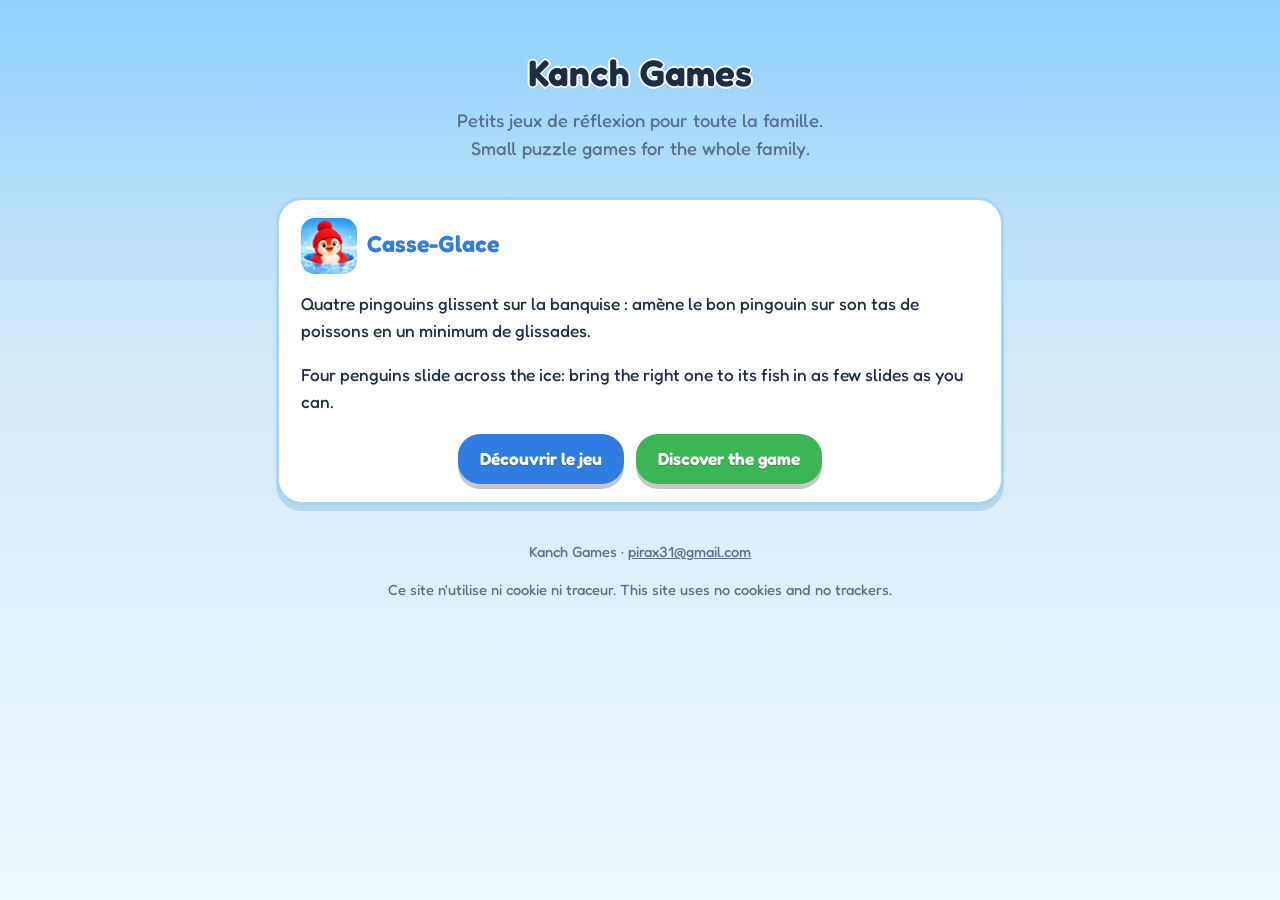
<file: index.html>
<!doctype html>
<html lang="fr">
<head>
<meta charset="utf-8">
<meta name="viewport" content="width=device-width, initial-scale=1">
<title>Kanch Games</title>
<meta name="description" content="Kanch Games : petits jeux de réflexion pour toute la famille. Small puzzle games for the whole family.">
<link rel="icon" href="/favicon.png" type="image/png">
<link rel="apple-touch-icon" href="/apple-touch-icon.png">
<link rel="stylesheet" href="/assets/style.css">
</head>
<body>
<main>
  <header class="hero">
    <h1>Kanch Games</h1>
    <p class="tagline">Petits jeux de réflexion pour toute la famille.<br><span lang="en">Small puzzle games for the whole family.</span></p>
  </header>

  <section class="card">
    <h2><img src="/casse-glace/icon.png" alt="" width="56" height="56" style="vertical-align: middle; border-radius: 14px; margin-right: 10px;">Casse-Glace</h2>
    <p>Quatre pingouins glissent sur la banquise : amène le bon pingouin sur son tas de poissons en un minimum de glissades.</p>
    <p lang="en">Four penguins slide across the ice: bring the right one to its fish in as few slides as you can.</p>
    <div class="buttons">
      <a class="button" href="/casse-glace/">Découvrir le jeu</a>
      <a class="button green" href="/casse-glace/en/" lang="en">Discover the game</a>
    </div>
  </section>

  <footer>
    <p>Kanch Games · <a href="mailto:pirax31@gmail.com">pirax31@gmail.com</a></p>
    <p>Ce site n'utilise ni cookie ni traceur. <span lang="en">This site uses no cookies and no trackers.</span></p>
  </footer>
</main>
</body>
</html>
</file>
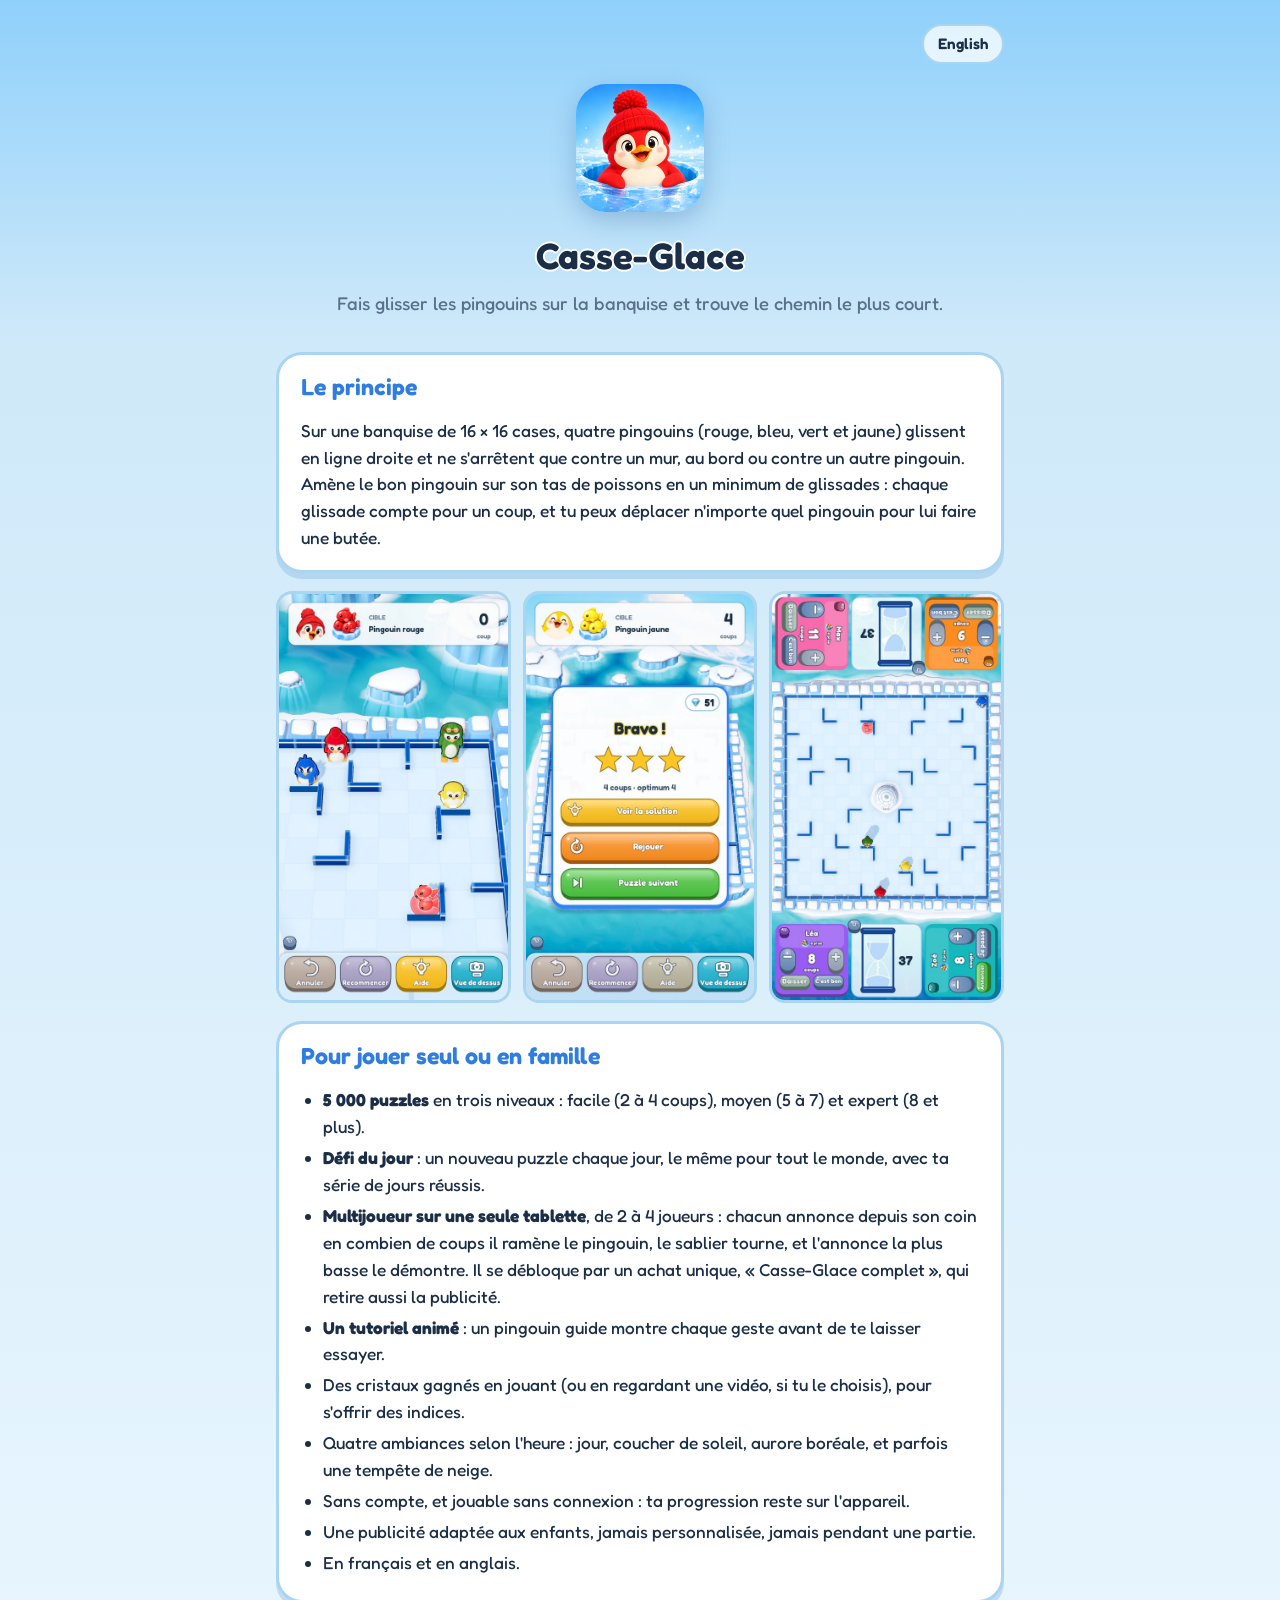
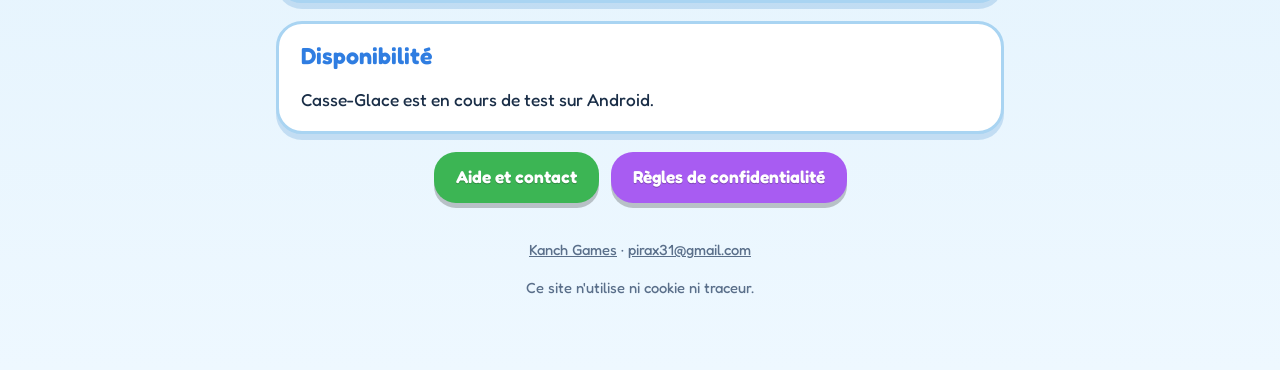
<file: casse-glace/index.html>
<!doctype html>
<html lang="fr">
<head>
<meta charset="utf-8">
<meta name="viewport" content="width=device-width, initial-scale=1">
<title>Casse-Glace · Kanch Games</title>
<meta name="description" content="Casse-Glace : un jeu de réflexion où quatre pingouins glissent sur la banquise. Solo, défi du jour et multijoueur en famille sur une seule tablette.">
<link rel="icon" href="/favicon.png" type="image/png">
<link rel="apple-touch-icon" href="/apple-touch-icon.png">
<link rel="alternate" hreflang="en" href="https://kanchgames.github.io/casse-glace/en/">
<link rel="stylesheet" href="/assets/style.css">
</head>
<body>
<main>
  <p class="lang"><a href="/casse-glace/en/" hreflang="en" lang="en">English</a></p>
  <header class="hero">
    <img src="/casse-glace/icon.png" alt="Icône de Casse-Glace : un pingouin rouge sort d'un trou dans la glace" width="128" height="128">
    <h1>Casse-Glace</h1>
    <p class="tagline">Fais glisser les pingouins sur la banquise et trouve le chemin le plus court.</p>
  </header>

  <section class="card">
    <h2>Le principe</h2>
    <p>Sur une banquise de 16 × 16 cases, quatre pingouins (rouge, bleu, vert et jaune) glissent en ligne droite et ne s'arrêtent que contre un mur, au bord ou contre un autre pingouin. Amène le bon pingouin sur son tas de poissons en un minimum de glissades : chaque glissade compte pour un coup, et tu peux déplacer n'importe quel pingouin pour lui faire une butée.</p>
  </section>

  <section class="shots" aria-label="Captures d'écran">
    <img src="/casse-glace/shots/fr_board.jpg" alt="Le plateau en vue inclinée" width="540" height="960" loading="lazy">
    <img src="/casse-glace/shots/fr_victory.jpg" alt="Victoire avec trois étoiles" width="540" height="960" loading="lazy">
    <img src="/casse-glace/shots/fr_party.jpg" alt="Le multijoueur sur une tablette, avec le sablier" width="540" height="960" loading="lazy">
  </section>

  <section class="card">
    <h2>Pour jouer seul ou en famille</h2>
    <ul>
      <li><strong>5 000 puzzles</strong> en trois niveaux : facile (2 à 4 coups), moyen (5 à 7) et expert (8 et plus).</li>
      <li><strong>Défi du jour</strong> : un nouveau puzzle chaque jour, le même pour tout le monde, avec ta série de jours réussis.</li>
      <li><strong>Multijoueur sur une seule tablette</strong>, de 2 à 4 joueurs : chacun annonce depuis son coin en combien de coups il ramène le pingouin, le sablier tourne, et l'annonce la plus basse le démontre. Il se débloque par un achat unique, « Casse-Glace complet », qui retire aussi la publicité.</li>
      <li><strong>Un tutoriel animé</strong> : un pingouin guide montre chaque geste avant de te laisser essayer.</li>
      <li>Des cristaux gagnés en jouant (ou en regardant une vidéo, si tu le choisis), pour s'offrir des indices.</li>
      <li>Quatre ambiances selon l'heure : jour, coucher de soleil, aurore boréale, et parfois une tempête de neige.</li>
      <li>Sans compte, et jouable sans connexion : ta progression reste sur l'appareil.</li>
      <li>Une publicité adaptée aux enfants, jamais personnalisée, jamais pendant une partie.</li>
      <li>En français et en anglais.</li>
    </ul>
  </section>

  <section class="card">
    <h2>Disponibilité</h2>
    <p>Casse-Glace est en cours de test sur Android.</p>
  </section>

  <div class="buttons">
    <a class="button green" href="/casse-glace/aide/">Aide et contact</a>
    <a class="button purple" href="/casse-glace/confidentialite/">Règles de confidentialité</a>
  </div>

  <footer>
    <p><a href="/">Kanch Games</a> · <a href="mailto:pirax31@gmail.com">pirax31@gmail.com</a></p>
    <p>Ce site n'utilise ni cookie ni traceur.</p>
  </footer>
</main>
</body>
</html>
</file>
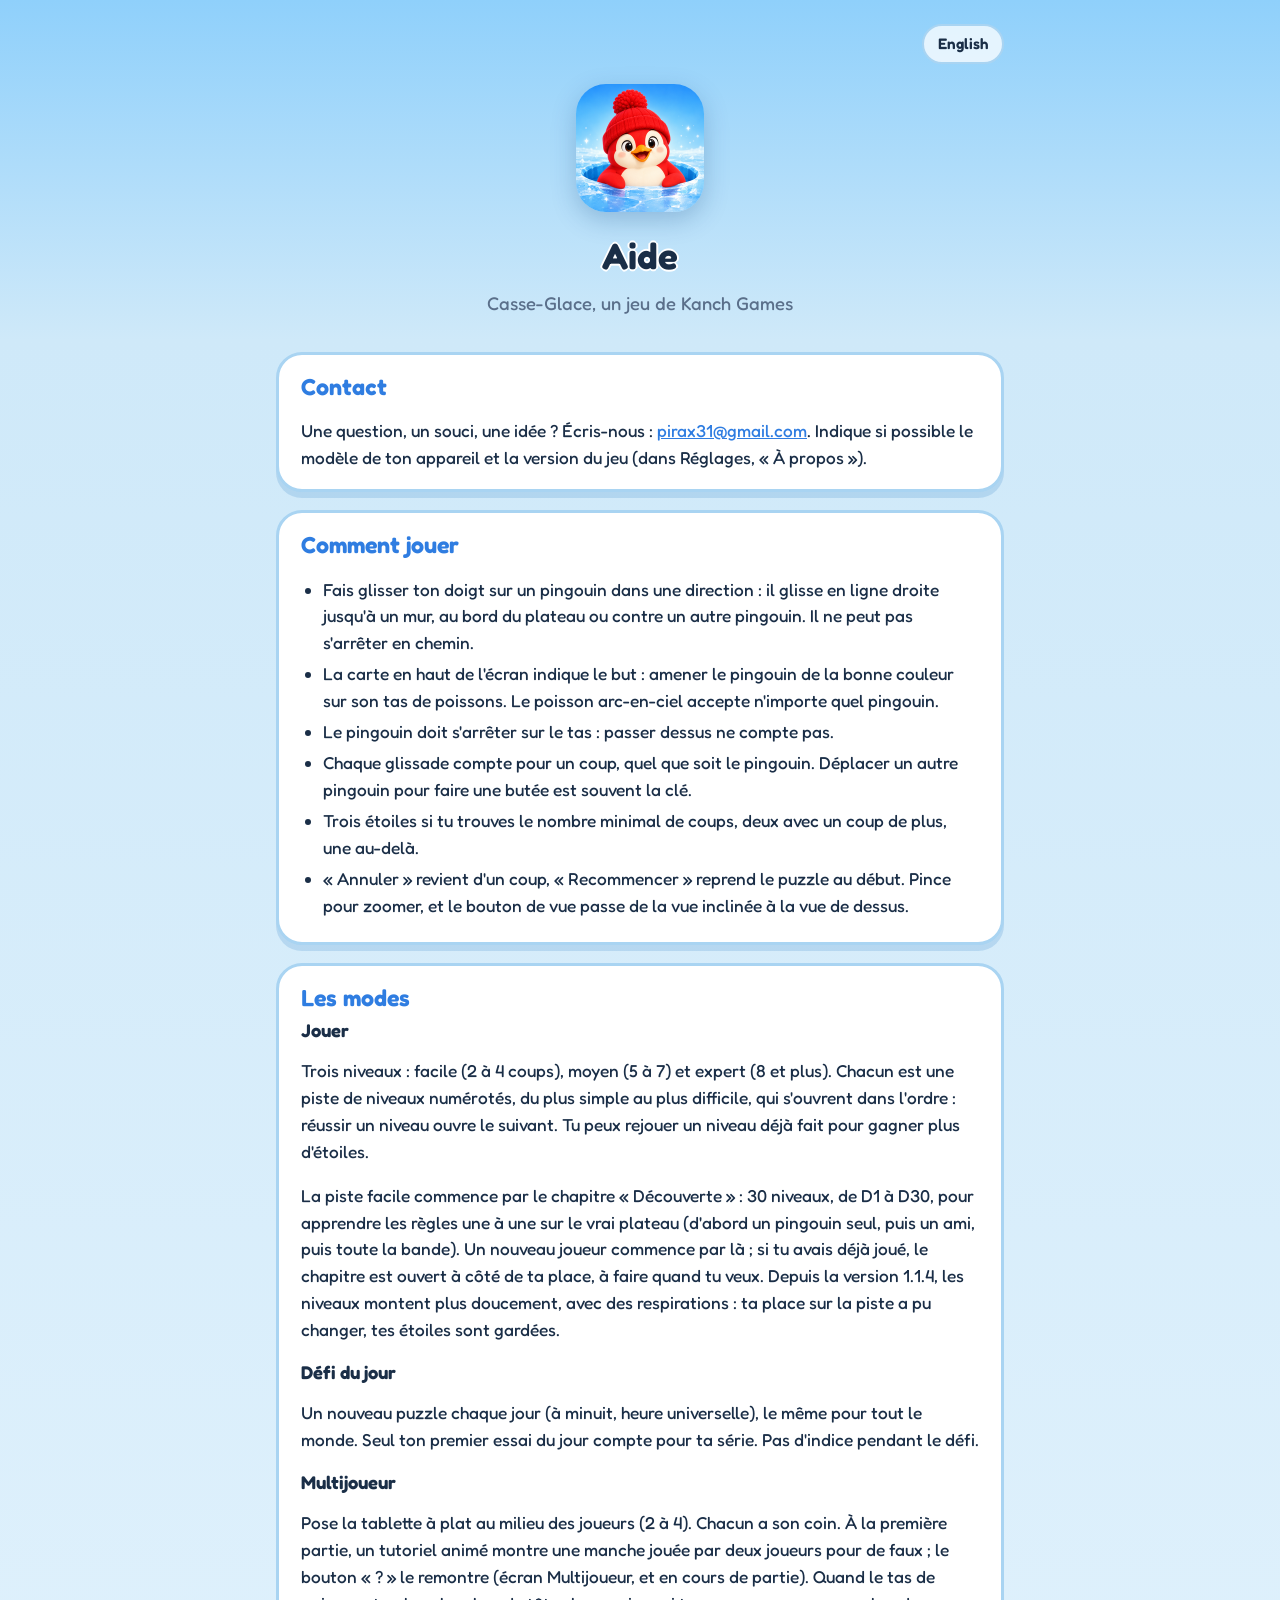
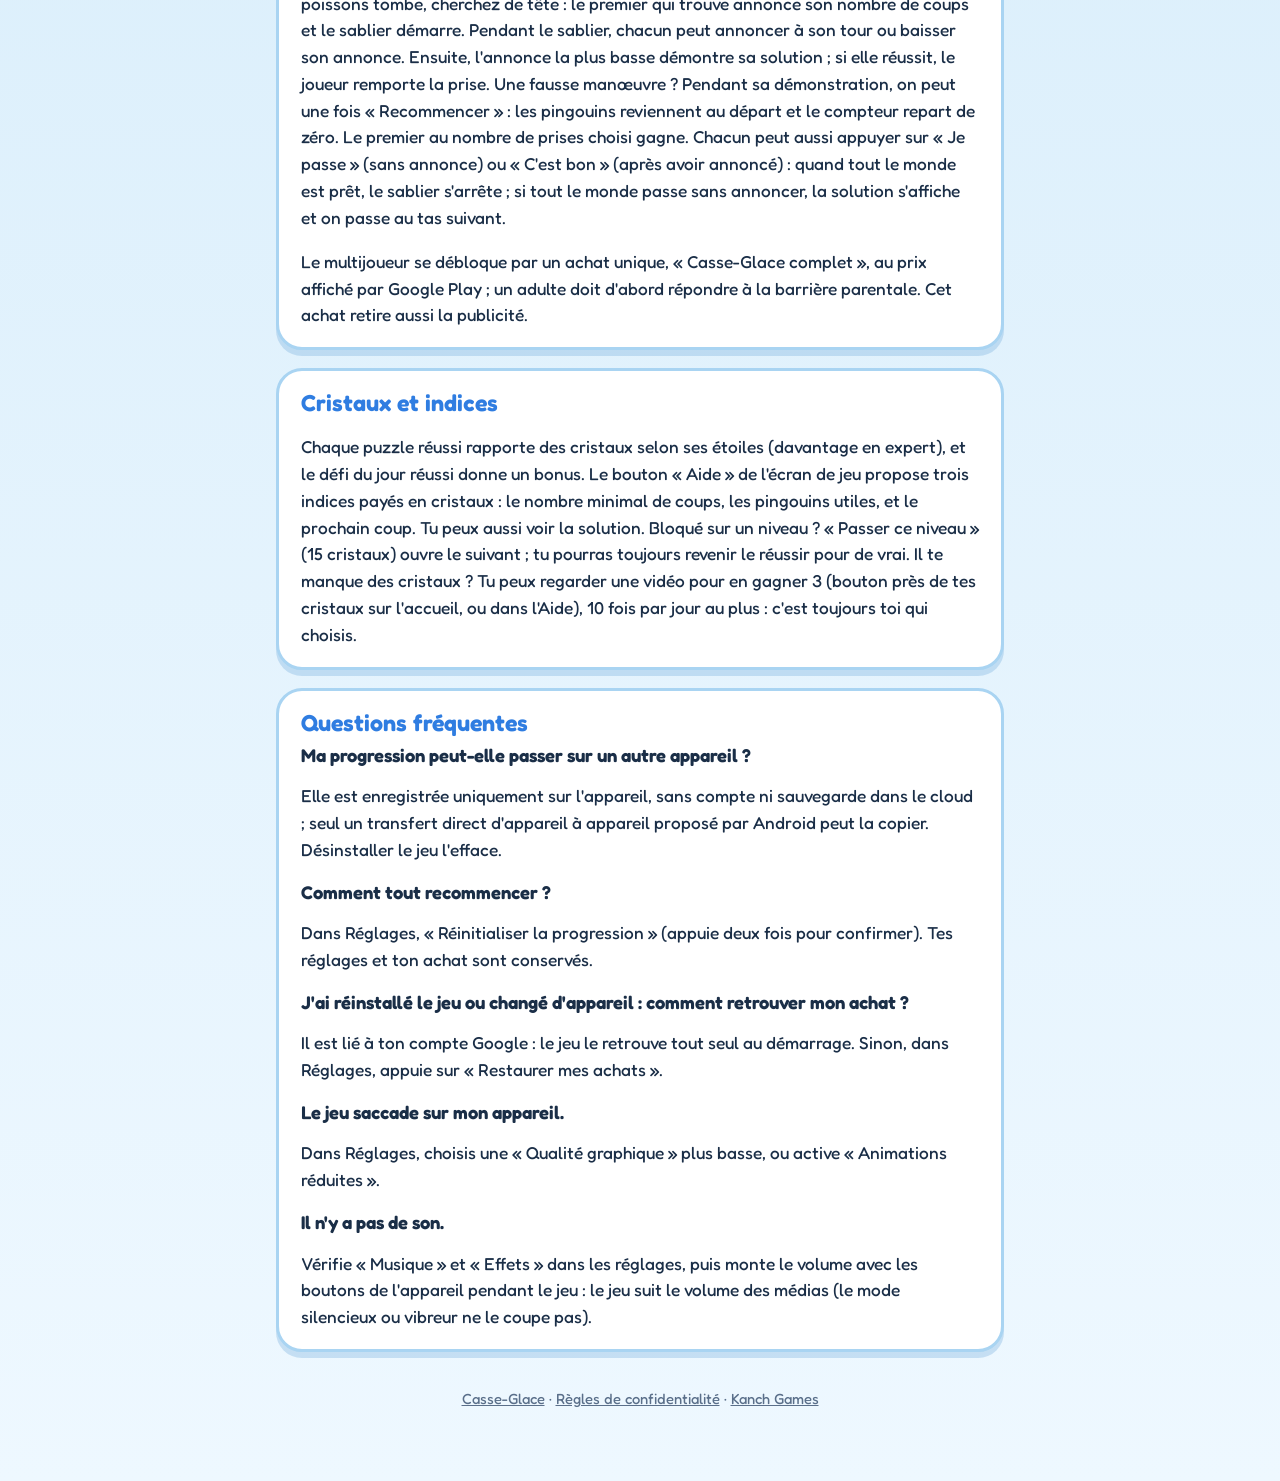
<file: casse-glace/aide/index.html>
<!doctype html>
<html lang="fr">
<head>
<meta charset="utf-8">
<meta name="viewport" content="width=device-width, initial-scale=1">
<title>Aide · Casse-Glace</title>
<meta name="description" content="Aide du jeu Casse-Glace : comment jouer, les modes, le défi du jour, le multijoueur, les indices, et le contact.">
<link rel="icon" href="/favicon.png" type="image/png">
<link rel="alternate" hreflang="en" href="https://kanchgames.github.io/casse-glace/en/help/">
<link rel="stylesheet" href="/assets/style.css">
</head>
<body>
<main>
  <p class="lang"><a href="/casse-glace/en/help/" hreflang="en" lang="en">English</a></p>
  <header class="hero">
    <img src="/casse-glace/icon.png" alt="" width="96" height="96">
    <h1>Aide</h1>
    <p class="tagline">Casse-Glace, un jeu de Kanch Games</p>
  </header>

  <section class="card">
    <h2>Contact</h2>
    <p>Une question, un souci, une idée ? Écris-nous : <a href="mailto:pirax31@gmail.com">pirax31@gmail.com</a>. Indique si possible le modèle de ton appareil et la version du jeu (dans Réglages, « À propos »).</p>
  </section>

  <section class="card">
    <h2>Comment jouer</h2>
    <ul>
      <li>Fais glisser ton doigt sur un pingouin dans une direction : il glisse en ligne droite jusqu'à un mur, au bord du plateau ou contre un autre pingouin. Il ne peut pas s'arrêter en chemin.</li>
      <li>La carte en haut de l'écran indique le but : amener le pingouin de la bonne couleur sur son tas de poissons. Le poisson arc-en-ciel accepte n'importe quel pingouin.</li>
      <li>Le pingouin doit s'arrêter sur le tas : passer dessus ne compte pas.</li>
      <li>Chaque glissade compte pour un coup, quel que soit le pingouin. Déplacer un autre pingouin pour faire une butée est souvent la clé.</li>
      <li>Trois étoiles si tu trouves le nombre minimal de coups, deux avec un coup de plus, une au-delà.</li>
      <li>« Annuler » revient d'un coup, « Recommencer » reprend le puzzle au début. Pince pour zoomer, et le bouton de vue passe de la vue inclinée à la vue de dessus.</li>
    </ul>
  </section>

  <section class="card">
    <h2>Les modes</h2>
    <h3>Jouer</h3>
    <p>Trois niveaux : facile (2 à 4 coups), moyen (5 à 7) et expert (8 et plus). Chacun est une piste de niveaux numérotés, du plus simple au plus difficile, qui s'ouvrent dans l'ordre : réussir un niveau ouvre le suivant. Tu peux rejouer un niveau déjà fait pour gagner plus d'étoiles.</p>
    <p>La piste facile commence par le chapitre « Découverte » : 30 niveaux, de D1 à D30, pour apprendre les règles une à une sur le vrai plateau (d'abord un pingouin seul, puis un ami, puis toute la bande). Un nouveau joueur commence par là ; si tu avais déjà joué, le chapitre est ouvert à côté de ta place, à faire quand tu veux. Depuis la version 1.1.4, les niveaux montent plus doucement, avec des respirations : ta place sur la piste a pu changer, tes étoiles sont gardées.</p>
    <h3>Défi du jour</h3>
    <p>Un nouveau puzzle chaque jour (à minuit, heure universelle), le même pour tout le monde. Seul ton premier essai du jour compte pour ta série. Pas d'indice pendant le défi.</p>
    <h3>Multijoueur</h3>
    <p>Pose la tablette à plat au milieu des joueurs (2 à 4). Chacun a son coin. À la première partie, un tutoriel animé montre une manche jouée par deux joueurs pour de faux ; le bouton « ? » le remontre (écran Multijoueur, et en cours de partie). Quand le tas de poissons tombe, cherchez de tête : le premier qui trouve annonce son nombre de coups et le sablier démarre. Pendant le sablier, chacun peut annoncer à son tour ou baisser son annonce. Ensuite, l'annonce la plus basse démontre sa solution ; si elle réussit, le joueur remporte la prise. Une fausse manœuvre ? Pendant sa démonstration, on peut une fois « Recommencer » : les pingouins reviennent au départ et le compteur repart de zéro. Le premier au nombre de prises choisi gagne. Chacun peut aussi appuyer sur « Je passe » (sans annonce) ou « C'est bon » (après avoir annoncé) : quand tout le monde est prêt, le sablier s'arrête ; si tout le monde passe sans annoncer, la solution s'affiche et on passe au tas suivant.</p>
    <p>Le multijoueur se débloque par un achat unique, « Casse-Glace complet », au prix affiché par Google Play ; un adulte doit d'abord répondre à la barrière parentale. Cet achat retire aussi la publicité.</p>
  </section>

  <section class="card">
    <h2>Cristaux et indices</h2>
    <p>Chaque puzzle réussi rapporte des cristaux selon ses étoiles (davantage en expert), et le défi du jour réussi donne un bonus. Le bouton « Aide » de l'écran de jeu propose trois indices payés en cristaux : le nombre minimal de coups, les pingouins utiles, et le prochain coup. Tu peux aussi voir la solution. Bloqué sur un niveau ? « Passer ce niveau » (15 cristaux) ouvre le suivant ; tu pourras toujours revenir le réussir pour de vrai. Il te manque des cristaux ? Tu peux regarder une vidéo pour en gagner 3 (bouton près de tes cristaux sur l'accueil, ou dans l'Aide), 10 fois par jour au plus : c'est toujours toi qui choisis.</p>
  </section>

  <section class="card">
    <h2>Questions fréquentes</h2>
    <h3>Ma progression peut-elle passer sur un autre appareil ?</h3>
    <p>Elle est enregistrée uniquement sur l'appareil, sans compte ni sauvegarde dans le cloud ; seul un transfert direct d'appareil à appareil proposé par Android peut la copier. Désinstaller le jeu l'efface.</p>
    <h3>Comment tout recommencer ?</h3>
    <p>Dans Réglages, « Réinitialiser la progression » (appuie deux fois pour confirmer). Tes réglages et ton achat sont conservés.</p>
    <h3>J'ai réinstallé le jeu ou changé d'appareil : comment retrouver mon achat ?</h3>
    <p>Il est lié à ton compte Google : le jeu le retrouve tout seul au démarrage. Sinon, dans Réglages, appuie sur « Restaurer mes achats ».</p>
    <h3>Le jeu saccade sur mon appareil.</h3>
    <p>Dans Réglages, choisis une « Qualité graphique » plus basse, ou active « Animations réduites ».</p>
    <h3>Il n'y a pas de son.</h3>
    <p>Vérifie « Musique » et « Effets » dans les réglages, puis monte le volume avec les boutons de l'appareil pendant le jeu : le jeu suit le volume des médias (le mode silencieux ou vibreur ne le coupe pas).</p>
  </section>

  <footer>
    <p><a href="/casse-glace/">Casse-Glace</a> · <a href="/casse-glace/confidentialite/">Règles de confidentialité</a> · <a href="/">Kanch Games</a></p>
  </footer>
</main>
</body>
</html>
</file>
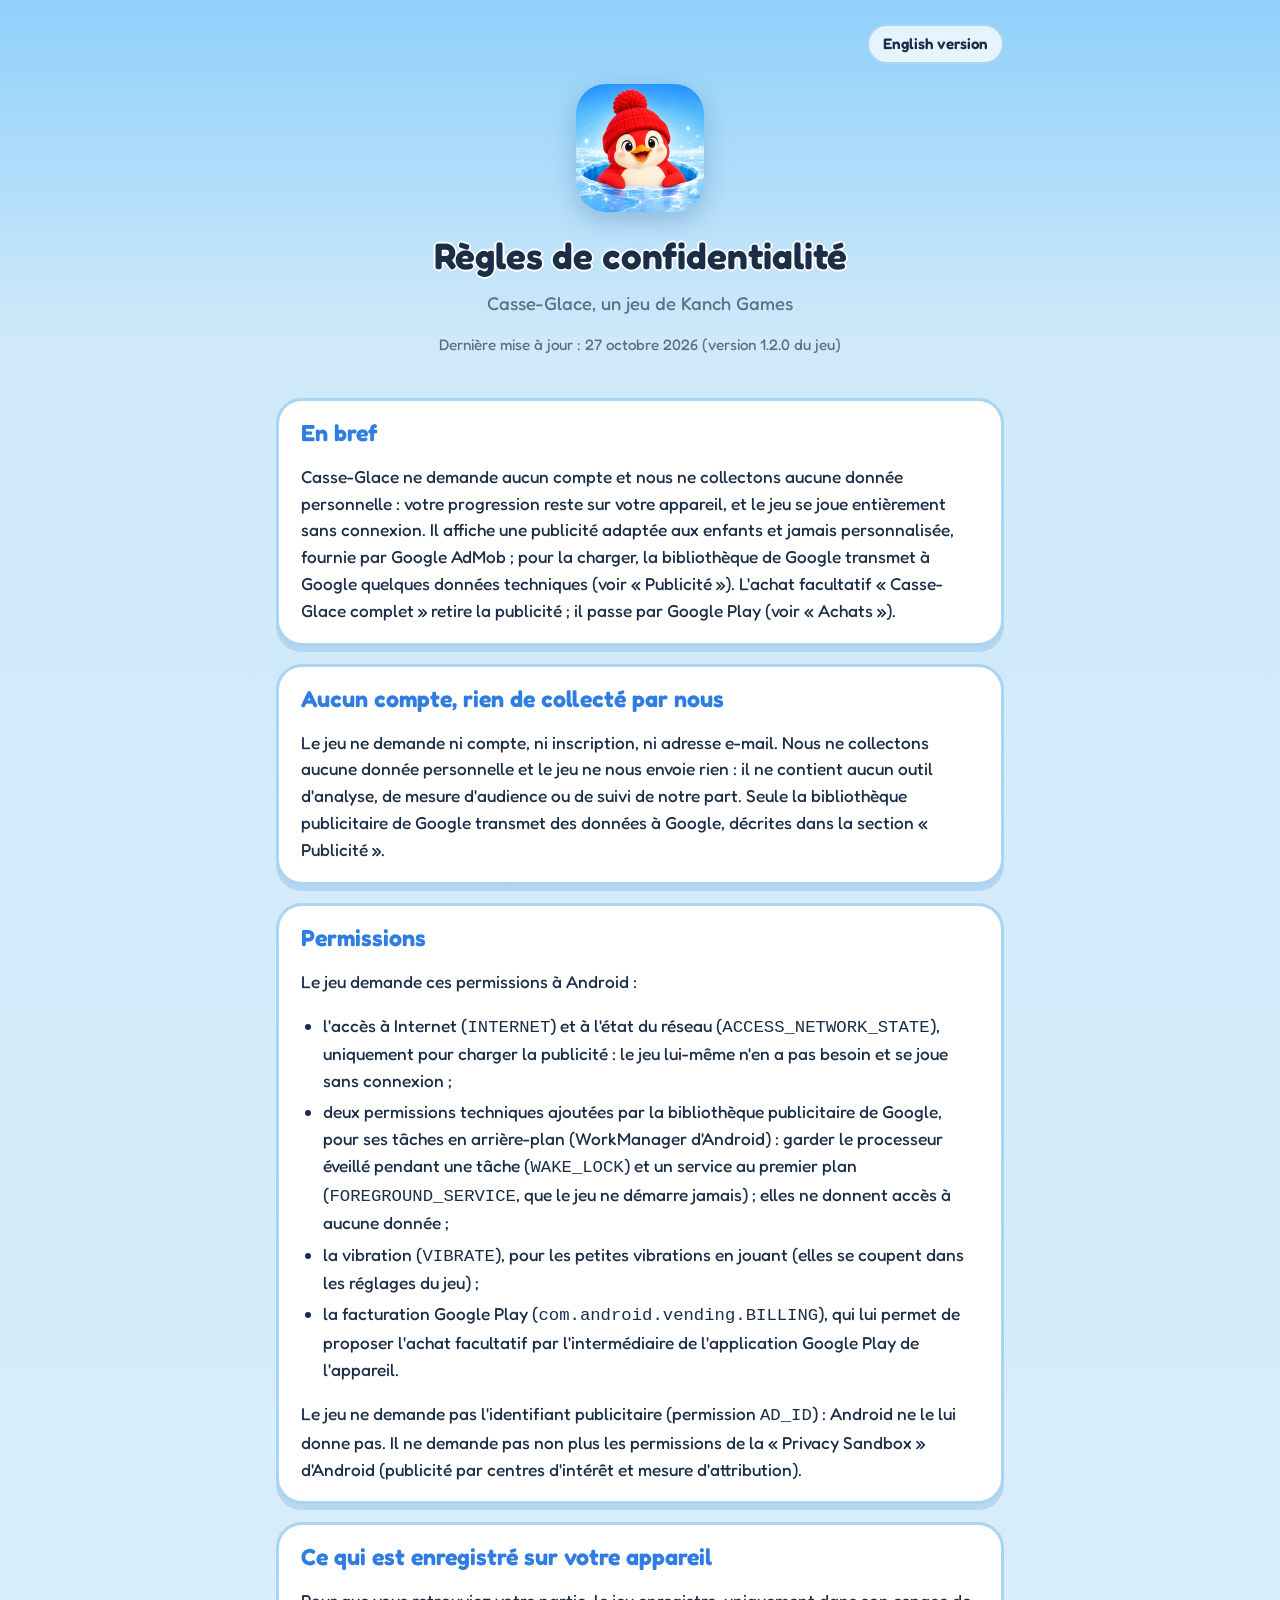
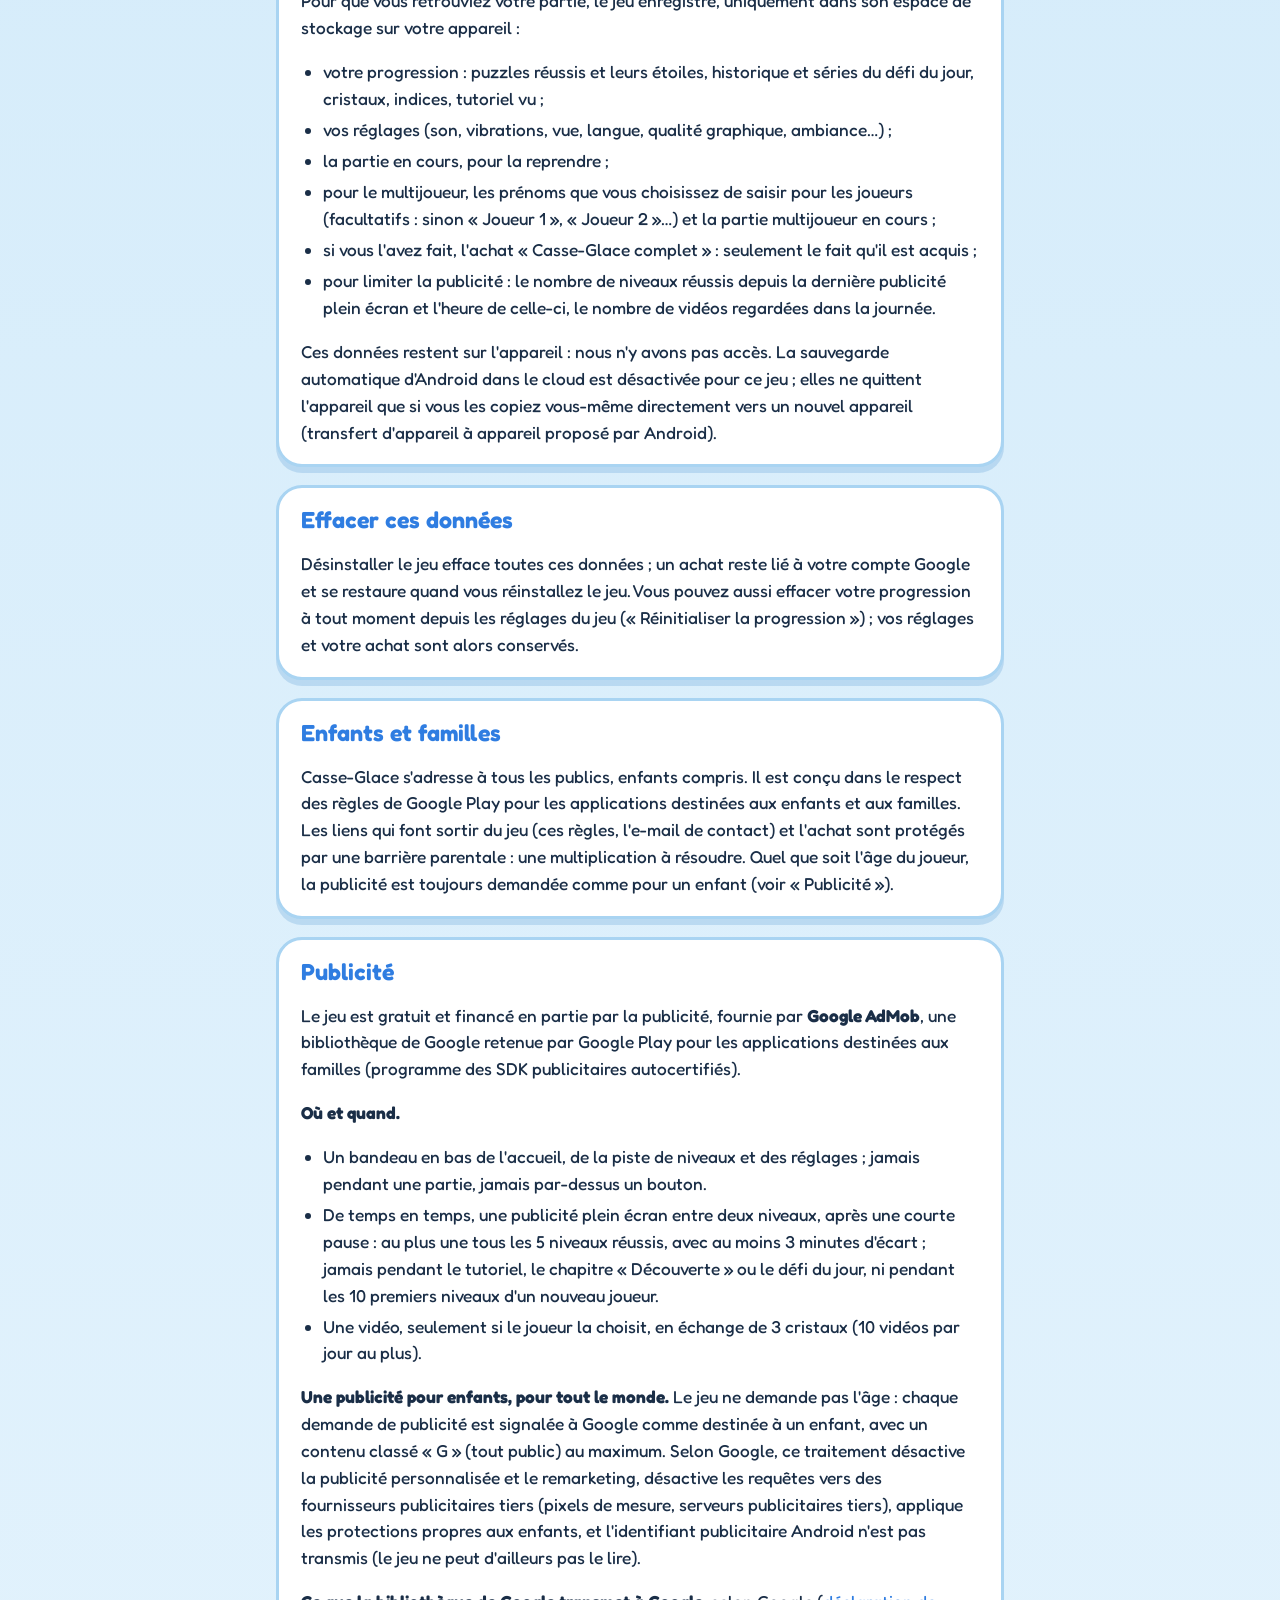
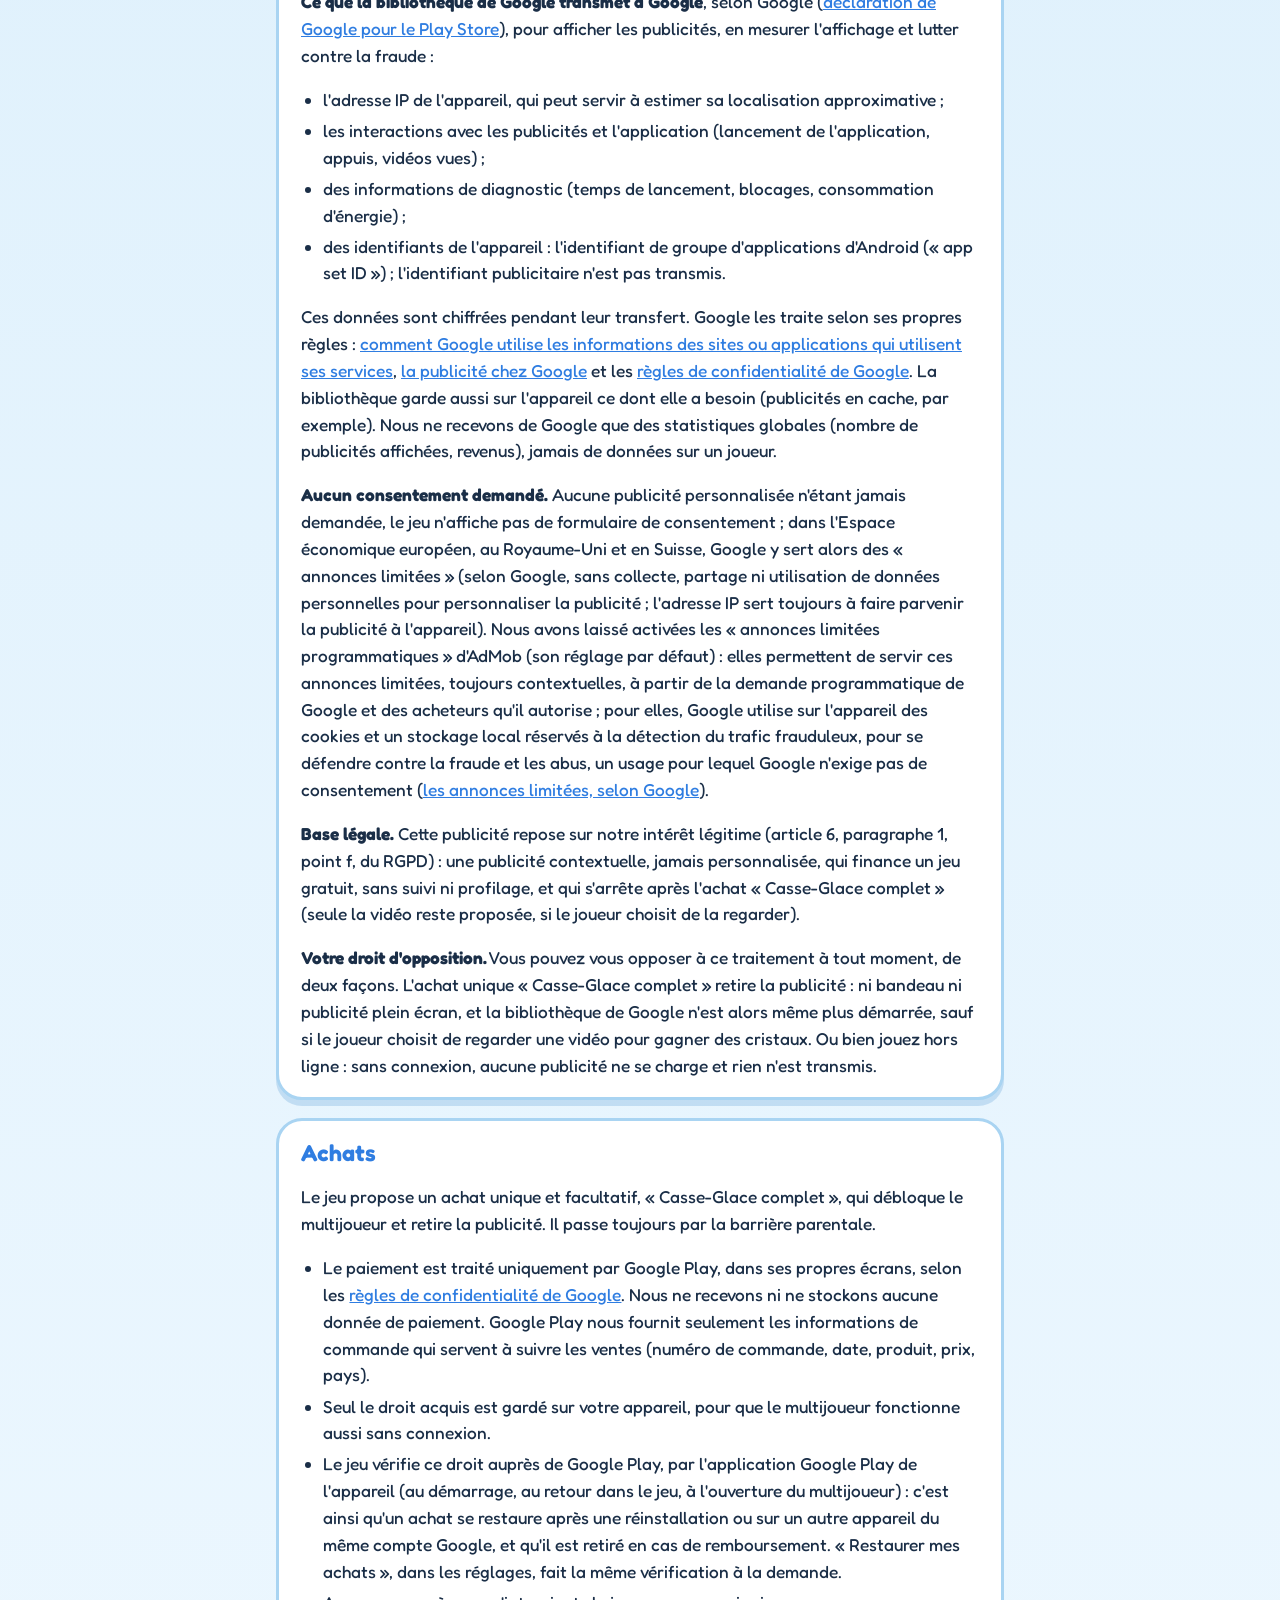
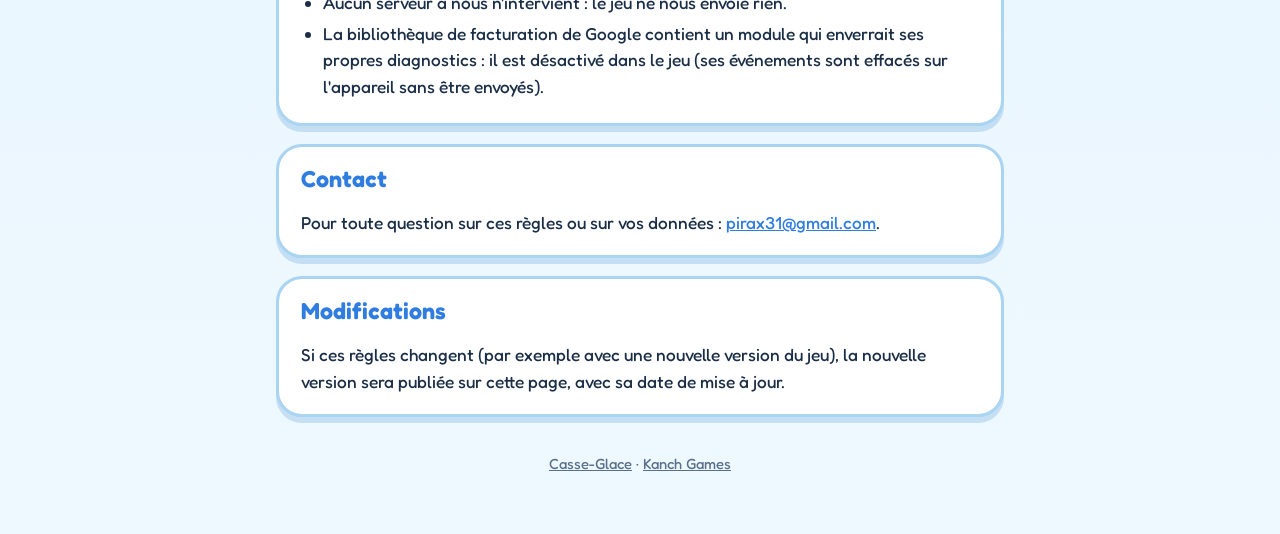
<file: casse-glace/confidentialite/index.html>
<!doctype html>
<html lang="fr">
<head>
<meta charset="utf-8">
<meta name="viewport" content="width=device-width, initial-scale=1">
<title>Règles de confidentialité · Casse-Glace</title>
<meta name="description" content="Règles de confidentialité du jeu Casse-Glace (Kanch Games) : aucun compte, aucune donnée collectée par nous, une publicité non personnalisée adaptée aux enfants.">
<link rel="icon" href="/favicon.png" type="image/png">
<link rel="alternate" hreflang="en" href="https://kanchgames.github.io/casse-glace/en/privacy/">
<link rel="stylesheet" href="/assets/style.css">
</head>
<body>
<main>
  <p class="lang"><a href="/casse-glace/en/privacy/" hreflang="en" lang="en">English version</a></p>
  <header class="hero">
    <img src="/casse-glace/icon.png" alt="" width="96" height="96">
    <h1>Règles de confidentialité</h1>
    <p class="tagline">Casse-Glace, un jeu de Kanch Games</p>
    <p class="updated">Dernière mise à jour : 27 octobre 2026 (version 1.2.0 du jeu)</p>
  </header>

  <section class="card">
    <h2>En bref</h2>
    <p>Casse-Glace ne demande aucun compte et nous ne collectons aucune donnée personnelle : votre progression reste sur votre appareil, et le jeu se joue entièrement sans connexion. Il affiche une publicité adaptée aux enfants et jamais personnalisée, fournie par Google AdMob ; pour la charger, la bibliothèque de Google transmet à Google quelques données techniques (voir « Publicité »). L'achat facultatif « Casse-Glace complet » retire la publicité ; il passe par Google Play (voir « Achats »).</p>
  </section>

  <section class="card">
    <h2>Aucun compte, rien de collecté par nous</h2>
    <p>Le jeu ne demande ni compte, ni inscription, ni adresse e-mail. Nous ne collectons aucune donnée personnelle et le jeu ne nous envoie rien : il ne contient aucun outil d'analyse, de mesure d'audience ou de suivi de notre part. Seule la bibliothèque publicitaire de Google transmet des données à Google, décrites dans la section « Publicité ».</p>
  </section>

  <section class="card">
    <h2>Permissions</h2>
    <p>Le jeu demande ces permissions à Android :</p>
    <ul>
      <li>l'accès à Internet (<code>INTERNET</code>) et à l'état du réseau (<code>ACCESS_NETWORK_STATE</code>), uniquement pour charger la publicité : le jeu lui-même n'en a pas besoin et se joue sans connexion ;</li>
      <li>deux permissions techniques ajoutées par la bibliothèque publicitaire de Google, pour ses tâches en arrière-plan (WorkManager d'Android) : garder le processeur éveillé pendant une tâche (<code>WAKE_LOCK</code>) et un service au premier plan (<code>FOREGROUND_SERVICE</code>, que le jeu ne démarre jamais) ; elles ne donnent accès à aucune donnée ;</li>
      <li>la vibration (<code>VIBRATE</code>), pour les petites vibrations en jouant (elles se coupent dans les réglages du jeu) ;</li>
      <li>la facturation Google Play (<code>com.android.vending.BILLING</code>), qui lui permet de proposer l'achat facultatif par l'intermédiaire de l'application Google Play de l'appareil.</li>
    </ul>
    <p>Le jeu ne demande pas l'identifiant publicitaire (permission <code>AD_ID</code>) : Android ne le lui donne pas. Il ne demande pas non plus les permissions de la « Privacy Sandbox » d'Android (publicité par centres d'intérêt et mesure d'attribution).</p>
  </section>

  <section class="card">
    <h2>Ce qui est enregistré sur votre appareil</h2>
    <p>Pour que vous retrouviez votre partie, le jeu enregistre, uniquement dans son espace de stockage sur votre appareil :</p>
    <ul>
      <li>votre progression : puzzles réussis et leurs étoiles, historique et séries du défi du jour, cristaux, indices, tutoriel vu ;</li>
      <li>vos réglages (son, vibrations, vue, langue, qualité graphique, ambiance…) ;</li>
      <li>la partie en cours, pour la reprendre ;</li>
      <li>pour le multijoueur, les prénoms que vous choisissez de saisir pour les joueurs (facultatifs : sinon « Joueur 1 », « Joueur 2 »…) et la partie multijoueur en cours ;</li>
      <li>si vous l'avez fait, l'achat « Casse-Glace complet » : seulement le fait qu'il est acquis ;</li>
      <li>pour limiter la publicité : le nombre de niveaux réussis depuis la dernière publicité plein écran et l'heure de celle-ci, le nombre de vidéos regardées dans la journée.</li>
    </ul>
    <p>Ces données restent sur l'appareil : nous n'y avons pas accès. La sauvegarde automatique d'Android dans le cloud est désactivée pour ce jeu ; elles ne quittent l'appareil que si vous les copiez vous-même directement vers un nouvel appareil (transfert d'appareil à appareil proposé par Android).</p>
  </section>

  <section class="card">
    <h2>Effacer ces données</h2>
    <p>Désinstaller le jeu efface toutes ces données ; un achat reste lié à votre compte Google et se restaure quand vous réinstallez le jeu. Vous pouvez aussi effacer votre progression à tout moment depuis les réglages du jeu (« Réinitialiser la progression ») ; vos réglages et votre achat sont alors conservés.</p>
  </section>

  <section class="card">
    <h2>Enfants et familles</h2>
    <p>Casse-Glace s'adresse à tous les publics, enfants compris. Il est conçu dans le respect des règles de Google Play pour les applications destinées aux enfants et aux familles. Les liens qui font sortir du jeu (ces règles, l'e-mail de contact) et l'achat sont protégés par une barrière parentale : une multiplication à résoudre. Quel que soit l'âge du joueur, la publicité est toujours demandée comme pour un enfant (voir « Publicité »).</p>
  </section>

  <section class="card">
    <h2>Publicité</h2>
    <p>Le jeu est gratuit et financé en partie par la publicité, fournie par <strong>Google AdMob</strong>, une bibliothèque de Google retenue par Google Play pour les applications destinées aux familles (programme des SDK publicitaires autocertifiés).</p>
    <p><strong>Où et quand.</strong></p>
    <ul>
      <li>Un bandeau en bas de l'accueil, de la piste de niveaux et des réglages ; jamais pendant une partie, jamais par-dessus un bouton.</li>
      <li>De temps en temps, une publicité plein écran entre deux niveaux, après une courte pause : au plus une tous les 5 niveaux réussis, avec au moins 3 minutes d'écart ; jamais pendant le tutoriel, le chapitre « Découverte » ou le défi du jour, ni pendant les 10 premiers niveaux d'un nouveau joueur.</li>
      <li>Une vidéo, seulement si le joueur la choisit, en échange de 3 cristaux (10 vidéos par jour au plus).</li>
    </ul>
    <p><strong>Une publicité pour enfants, pour tout le monde.</strong> Le jeu ne demande pas l'âge : chaque demande de publicité est signalée à Google comme destinée à un enfant, avec un contenu classé « G » (tout public) au maximum. Selon Google, ce traitement désactive la publicité personnalisée et le remarketing, désactive les requêtes vers des fournisseurs publicitaires tiers (pixels de mesure, serveurs publicitaires tiers), applique les protections propres aux enfants, et l'identifiant publicitaire Android n'est pas transmis (le jeu ne peut d'ailleurs pas le lire).</p>
    <p><strong>Ce que la bibliothèque de Google transmet à Google</strong>, selon Google (<a href="https://developers.google.com/admob/android/privacy/play-data-disclosure">déclaration de Google pour le Play Store</a>), pour afficher les publicités, en mesurer l'affichage et lutter contre la fraude :</p>
    <ul>
      <li>l'adresse IP de l'appareil, qui peut servir à estimer sa localisation approximative ;</li>
      <li>les interactions avec les publicités et l'application (lancement de l'application, appuis, vidéos vues) ;</li>
      <li>des informations de diagnostic (temps de lancement, blocages, consommation d'énergie) ;</li>
      <li>des identifiants de l'appareil : l'identifiant de groupe d'applications d'Android (« app set ID ») ; l'identifiant publicitaire n'est pas transmis.</li>
    </ul>
    <p>Ces données sont chiffrées pendant leur transfert. Google les traite selon ses propres règles : <a href="https://policies.google.com/technologies/partner-sites?hl=fr">comment Google utilise les informations des sites ou applications qui utilisent ses services</a>, <a href="https://policies.google.com/technologies/ads?hl=fr">la publicité chez Google</a> et les <a href="https://policies.google.com/privacy?hl=fr">règles de confidentialité de Google</a>. La bibliothèque garde aussi sur l'appareil ce dont elle a besoin (publicités en cache, par exemple). Nous ne recevons de Google que des statistiques globales (nombre de publicités affichées, revenus), jamais de données sur un joueur.</p>
    <p><strong>Aucun consentement demandé.</strong> Aucune publicité personnalisée n'étant jamais demandée, le jeu n'affiche pas de formulaire de consentement ; dans l'Espace économique européen, au Royaume-Uni et en Suisse, Google y sert alors des « annonces limitées » (selon Google, sans collecte, partage ni utilisation de données personnelles pour personnaliser la publicité ; l'adresse IP sert toujours à faire parvenir la publicité à l'appareil). Nous avons laissé activées les « annonces limitées programmatiques » d'AdMob (son réglage par défaut) : elles permettent de servir ces annonces limitées, toujours contextuelles, à partir de la demande programmatique de Google et des acheteurs qu'il autorise ; pour elles, Google utilise sur l'appareil des cookies et un stockage local réservés à la détection du trafic frauduleux, pour se défendre contre la fraude et les abus, un usage pour lequel Google n'exige pas de consentement (<a href="https://support.google.com/admob/answer/10105530?hl=fr">les annonces limitées, selon Google</a>).</p>
    <p><strong>Base légale.</strong> Cette publicité repose sur notre intérêt légitime (article 6, paragraphe 1, point f, du RGPD) : une publicité contextuelle, jamais personnalisée, qui finance un jeu gratuit, sans suivi ni profilage, et qui s'arrête après l'achat « Casse-Glace complet » (seule la vidéo reste proposée, si le joueur choisit de la regarder).</p>
    <p><strong>Votre droit d'opposition.</strong> Vous pouvez vous opposer à ce traitement à tout moment, de deux façons. L'achat unique « Casse-Glace complet » retire la publicité : ni bandeau ni publicité plein écran, et la bibliothèque de Google n'est alors même plus démarrée, sauf si le joueur choisit de regarder une vidéo pour gagner des cristaux. Ou bien jouez hors ligne : sans connexion, aucune publicité ne se charge et rien n'est transmis.</p>
  </section>

  <section class="card">
    <h2>Achats</h2>
    <p>Le jeu propose un achat unique et facultatif, « Casse-Glace complet », qui débloque le multijoueur et retire la publicité. Il passe toujours par la barrière parentale.</p>
    <ul>
      <li>Le paiement est traité uniquement par Google Play, dans ses propres écrans, selon les <a href="https://policies.google.com/privacy">règles de confidentialité de Google</a>. Nous ne recevons ni ne stockons aucune donnée de paiement. Google Play nous fournit seulement les informations de commande qui servent à suivre les ventes (numéro de commande, date, produit, prix, pays).</li>
      <li>Seul le droit acquis est gardé sur votre appareil, pour que le multijoueur fonctionne aussi sans connexion.</li>
      <li>Le jeu vérifie ce droit auprès de Google Play, par l'application Google Play de l'appareil (au démarrage, au retour dans le jeu, à l'ouverture du multijoueur) : c'est ainsi qu'un achat se restaure après une réinstallation ou sur un autre appareil du même compte Google, et qu'il est retiré en cas de remboursement. « Restaurer mes achats », dans les réglages, fait la même vérification à la demande.</li>
      <li>Aucun serveur à nous n'intervient : le jeu ne nous envoie rien.</li>
      <li>La bibliothèque de facturation de Google contient un module qui enverrait ses propres diagnostics : il est désactivé dans le jeu (ses événements sont effacés sur l'appareil sans être envoyés).</li>
    </ul>
  </section>

  <section class="card">
    <h2>Contact</h2>
    <p>Pour toute question sur ces règles ou sur vos données : <a href="mailto:pirax31@gmail.com">pirax31@gmail.com</a>.</p>
  </section>

  <section class="card">
    <h2>Modifications</h2>
    <p>Si ces règles changent (par exemple avec une nouvelle version du jeu), la nouvelle version sera publiée sur cette page, avec sa date de mise à jour.</p>
  </section>

  <footer>
    <p><a href="/casse-glace/">Casse-Glace</a> · <a href="/">Kanch Games</a></p>
  </footer>
</main>
</body>
</html>
</file>
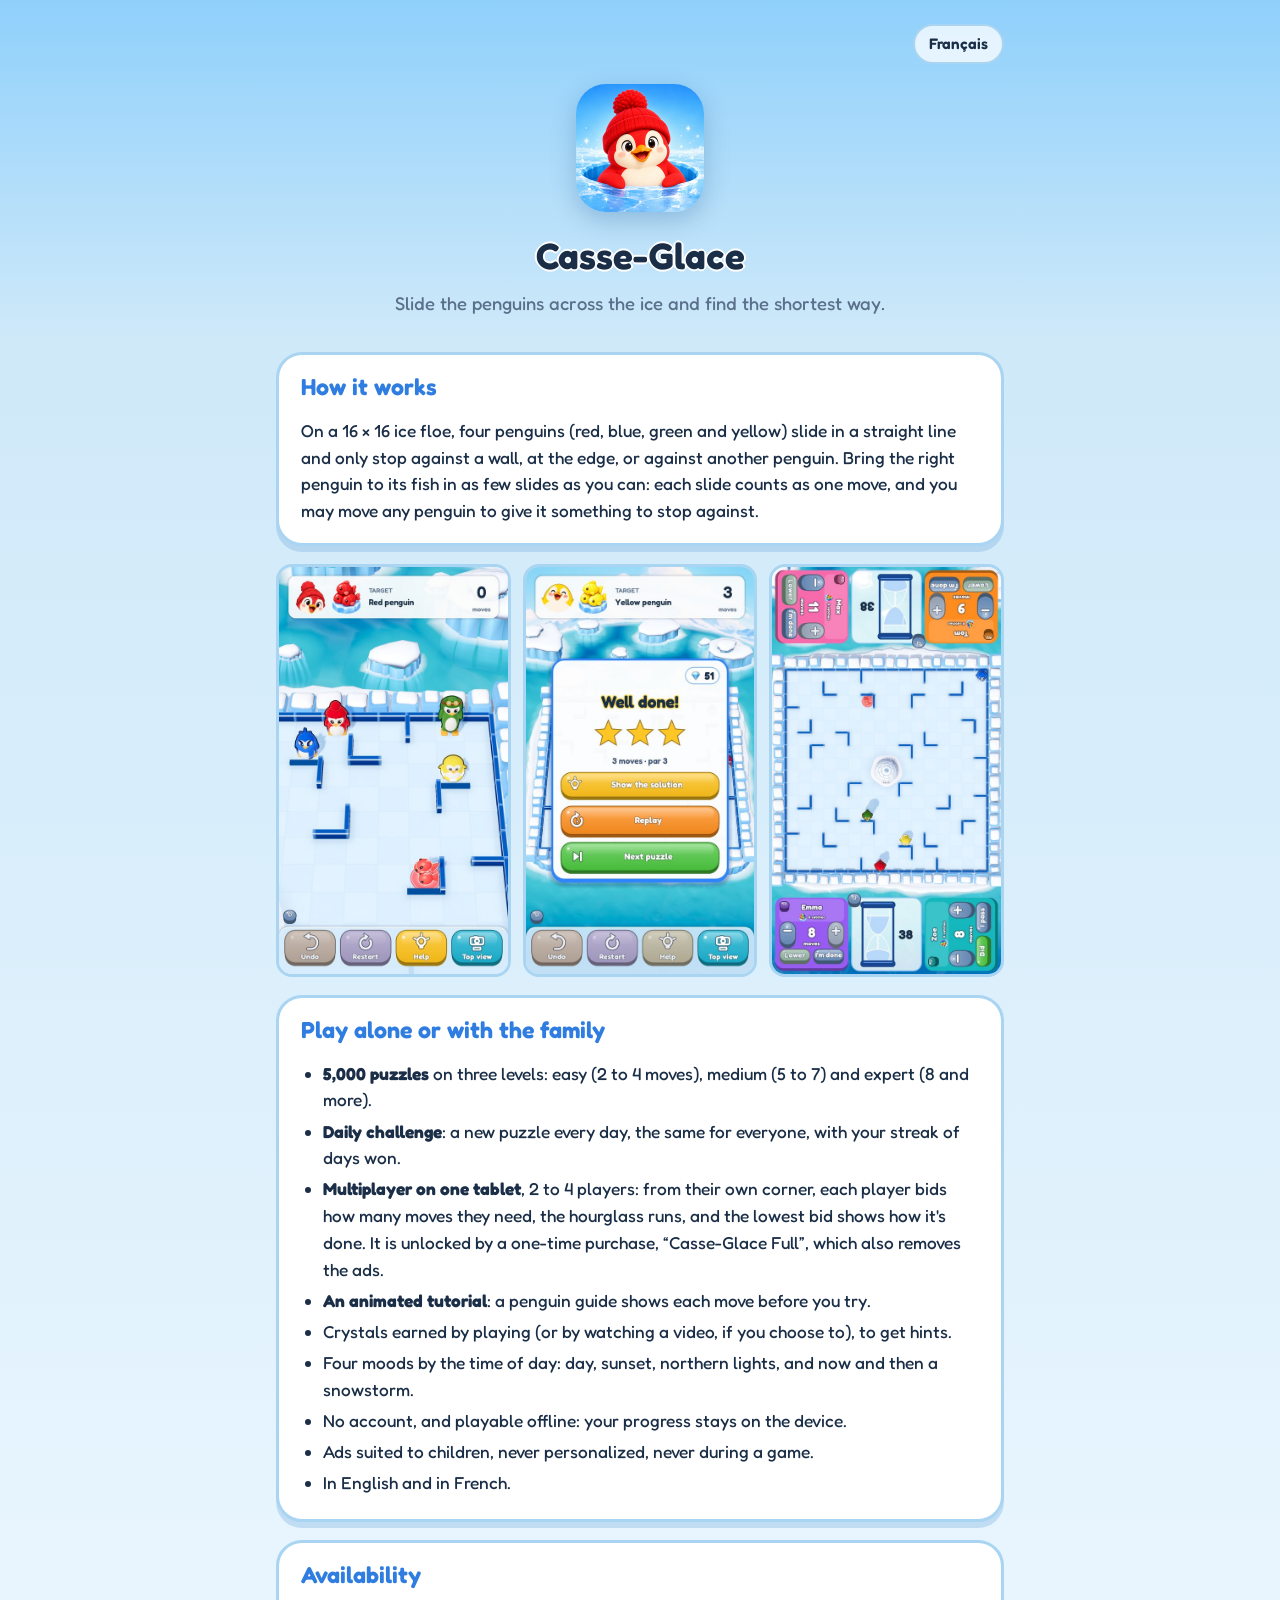
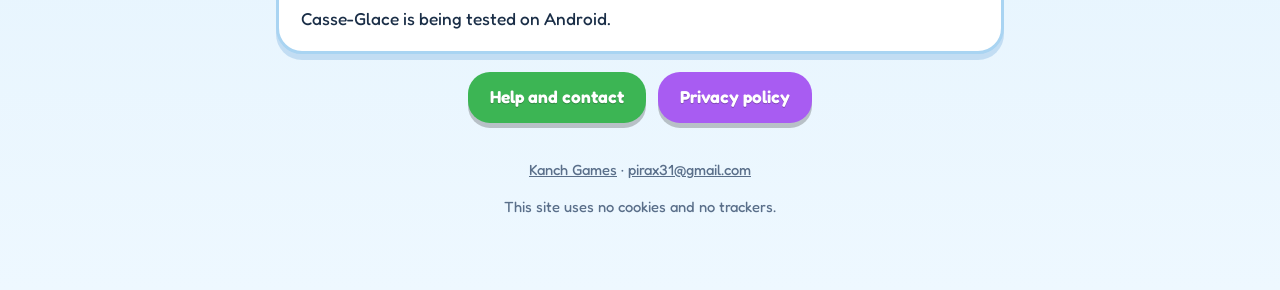
<file: casse-glace/en/index.html>
<!doctype html>
<html lang="en">
<head>
<meta charset="utf-8">
<meta name="viewport" content="width=device-width, initial-scale=1">
<title>Casse-Glace · Kanch Games</title>
<meta name="description" content="Casse-Glace: a puzzle game where four penguins slide across the ice. Solo, daily challenge, and family multiplayer on one tablet.">
<link rel="icon" href="/favicon.png" type="image/png">
<link rel="apple-touch-icon" href="/apple-touch-icon.png">
<link rel="alternate" hreflang="fr" href="https://kanchgames.github.io/casse-glace/">
<link rel="stylesheet" href="/assets/style.css">
</head>
<body>
<main>
  <p class="lang"><a href="/casse-glace/" hreflang="fr" lang="fr">Français</a></p>
  <header class="hero">
    <img src="/casse-glace/icon.png" alt="Casse-Glace icon: a red penguin popping out of a hole in the ice" width="128" height="128">
    <h1>Casse-Glace</h1>
    <p class="tagline">Slide the penguins across the ice and find the shortest way.</p>
  </header>

  <section class="card">
    <h2>How it works</h2>
    <p>On a 16 × 16 ice floe, four penguins (red, blue, green and yellow) slide in a straight line and only stop against a wall, at the edge, or against another penguin. Bring the right penguin to its fish in as few slides as you can: each slide counts as one move, and you may move any penguin to give it something to stop against.</p>
  </section>

  <section class="shots" aria-label="Screenshots">
    <img src="/casse-glace/shots/en_board.jpg" alt="The board, tilted view" width="540" height="960" loading="lazy">
    <img src="/casse-glace/shots/en_victory.jpg" alt="A win with three stars" width="540" height="960" loading="lazy">
    <img src="/casse-glace/shots/en_party.jpg" alt="Multiplayer on one tablet, with the hourglass" width="540" height="960" loading="lazy">
  </section>

  <section class="card">
    <h2>Play alone or with the family</h2>
    <ul>
      <li><strong>5,000 puzzles</strong> on three levels: easy (2 to 4 moves), medium (5 to 7) and expert (8 and more).</li>
      <li><strong>Daily challenge</strong>: a new puzzle every day, the same for everyone, with your streak of days won.</li>
      <li><strong>Multiplayer on one tablet</strong>, 2 to 4 players: from their own corner, each player bids how many moves they need, the hourglass runs, and the lowest bid shows how it's done. It is unlocked by a one-time purchase, “Casse-Glace Full”, which also removes the ads.</li>
      <li><strong>An animated tutorial</strong>: a penguin guide shows each move before you try.</li>
      <li>Crystals earned by playing (or by watching a video, if you choose to), to get hints.</li>
      <li>Four moods by the time of day: day, sunset, northern lights, and now and then a snowstorm.</li>
      <li>No account, and playable offline: your progress stays on the device.</li>
      <li>Ads suited to children, never personalized, never during a game.</li>
      <li>In English and in French.</li>
    </ul>
  </section>

  <section class="card">
    <h2>Availability</h2>
    <p>Casse-Glace is being tested on Android.</p>
  </section>

  <div class="buttons">
    <a class="button green" href="/casse-glace/en/help/">Help and contact</a>
    <a class="button purple" href="/casse-glace/en/privacy/">Privacy policy</a>
  </div>

  <footer>
    <p><a href="/">Kanch Games</a> · <a href="mailto:pirax31@gmail.com">pirax31@gmail.com</a></p>
    <p>This site uses no cookies and no trackers.</p>
  </footer>
</main>
</body>
</html>
</file>
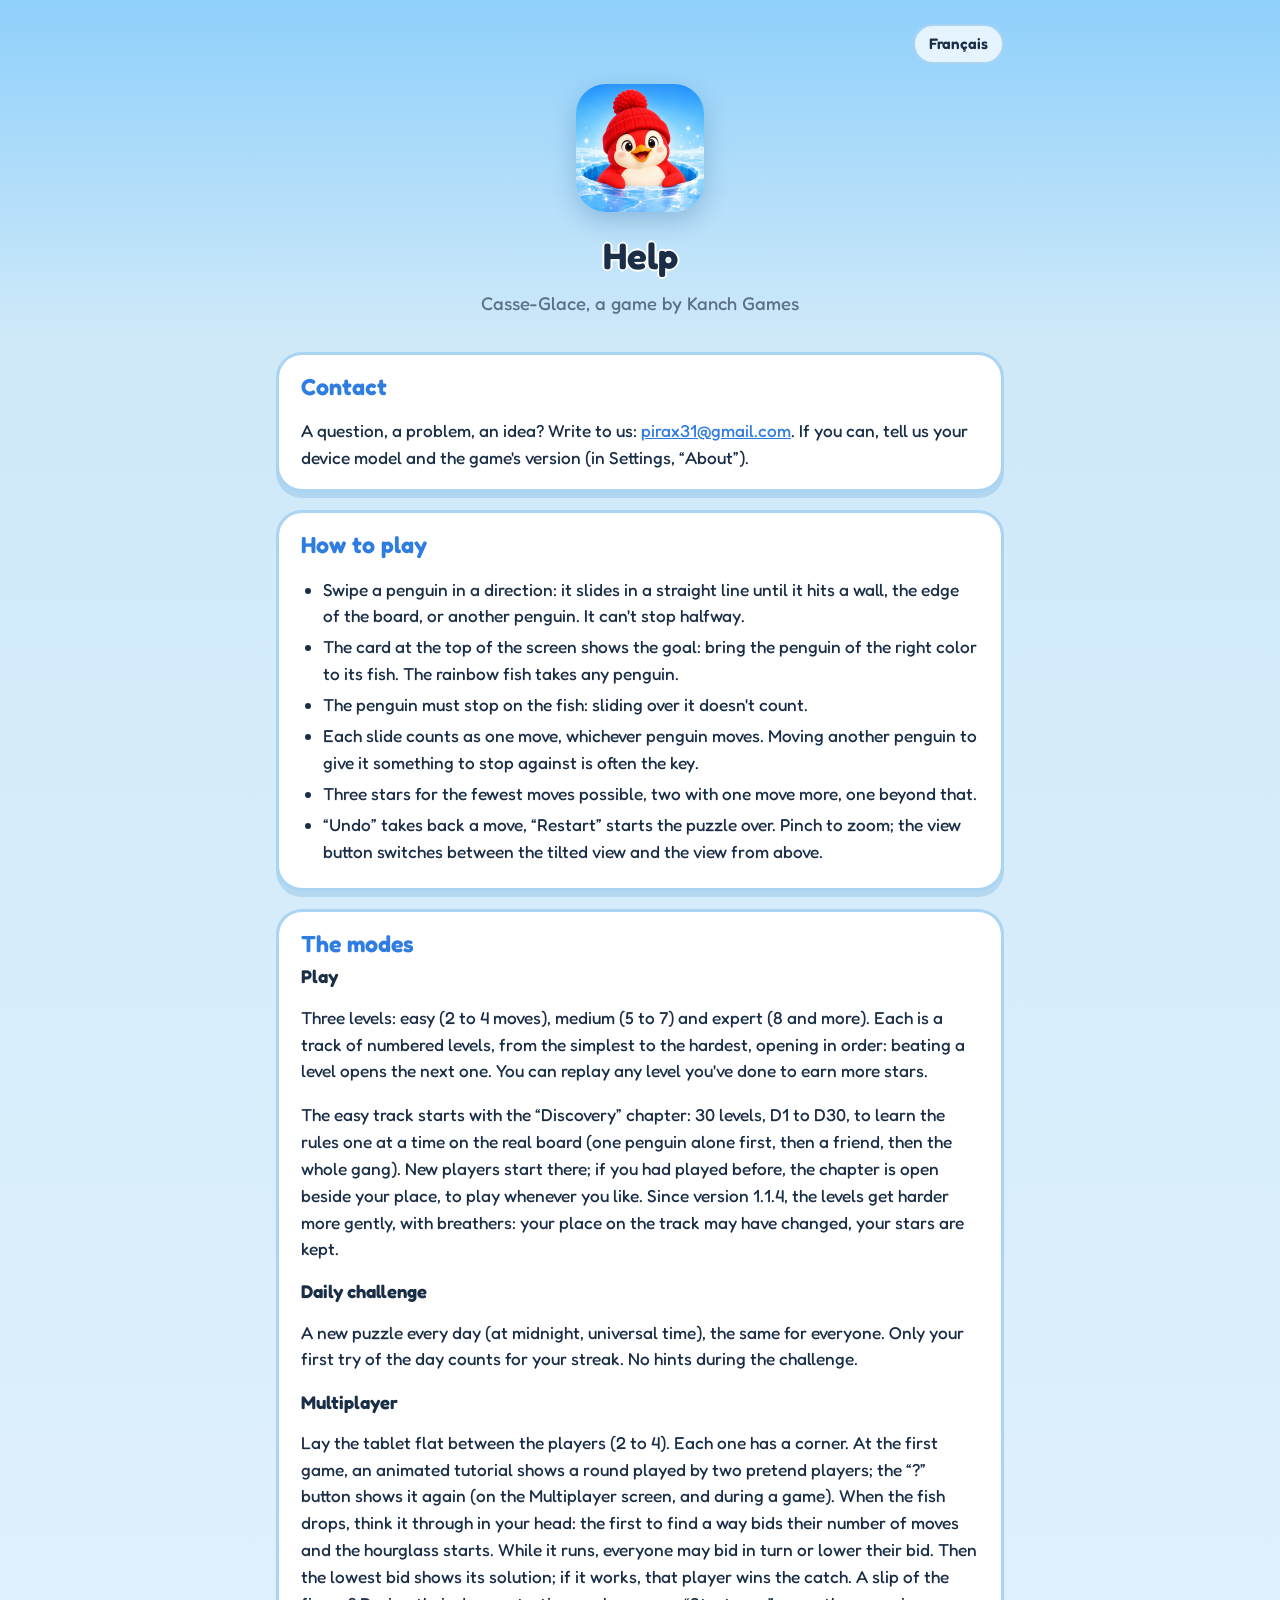
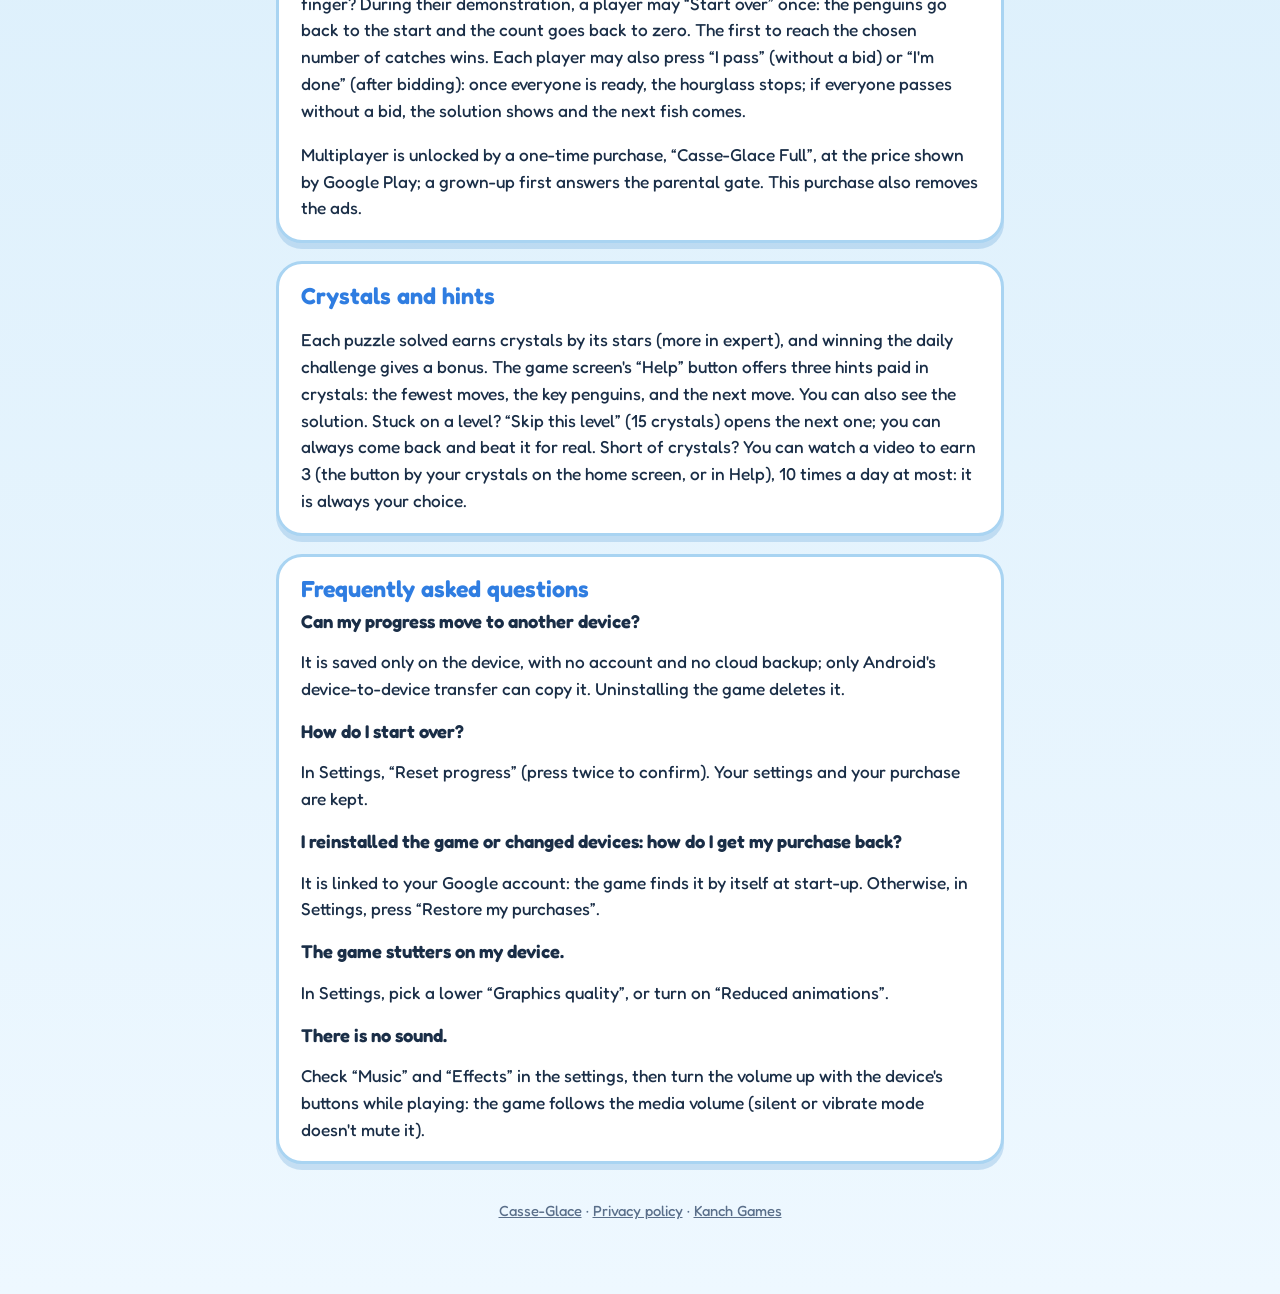
<file: casse-glace/en/help/index.html>
<!doctype html>
<html lang="en">
<head>
<meta charset="utf-8">
<meta name="viewport" content="width=device-width, initial-scale=1">
<title>Help · Casse-Glace</title>
<meta name="description" content="Help for the game Casse-Glace: how to play, the modes, the daily challenge, multiplayer, hints, and contact.">
<link rel="icon" href="/favicon.png" type="image/png">
<link rel="alternate" hreflang="fr" href="https://kanchgames.github.io/casse-glace/aide/">
<link rel="stylesheet" href="/assets/style.css">
</head>
<body>
<main>
  <p class="lang"><a href="/casse-glace/aide/" hreflang="fr" lang="fr">Français</a></p>
  <header class="hero">
    <img src="/casse-glace/icon.png" alt="" width="96" height="96">
    <h1>Help</h1>
    <p class="tagline">Casse-Glace, a game by Kanch Games</p>
  </header>

  <section class="card">
    <h2>Contact</h2>
    <p>A question, a problem, an idea? Write to us: <a href="mailto:pirax31@gmail.com">pirax31@gmail.com</a>. If you can, tell us your device model and the game's version (in Settings, “About”).</p>
  </section>

  <section class="card">
    <h2>How to play</h2>
    <ul>
      <li>Swipe a penguin in a direction: it slides in a straight line until it hits a wall, the edge of the board, or another penguin. It can't stop halfway.</li>
      <li>The card at the top of the screen shows the goal: bring the penguin of the right color to its fish. The rainbow fish takes any penguin.</li>
      <li>The penguin must stop on the fish: sliding over it doesn't count.</li>
      <li>Each slide counts as one move, whichever penguin moves. Moving another penguin to give it something to stop against is often the key.</li>
      <li>Three stars for the fewest moves possible, two with one move more, one beyond that.</li>
      <li>“Undo” takes back a move, “Restart” starts the puzzle over. Pinch to zoom; the view button switches between the tilted view and the view from above.</li>
    </ul>
  </section>

  <section class="card">
    <h2>The modes</h2>
    <h3>Play</h3>
    <p>Three levels: easy (2 to 4 moves), medium (5 to 7) and expert (8 and more). Each is a track of numbered levels, from the simplest to the hardest, opening in order: beating a level opens the next one. You can replay any level you've done to earn more stars.</p>
    <p>The easy track starts with the “Discovery” chapter: 30 levels, D1 to D30, to learn the rules one at a time on the real board (one penguin alone first, then a friend, then the whole gang). New players start there; if you had played before, the chapter is open beside your place, to play whenever you like. Since version 1.1.4, the levels get harder more gently, with breathers: your place on the track may have changed, your stars are kept.</p>
    <h3>Daily challenge</h3>
    <p>A new puzzle every day (at midnight, universal time), the same for everyone. Only your first try of the day counts for your streak. No hints during the challenge.</p>
    <h3>Multiplayer</h3>
    <p>Lay the tablet flat between the players (2 to 4). Each one has a corner. At the first game, an animated tutorial shows a round played by two pretend players; the “?” button shows it again (on the Multiplayer screen, and during a game). When the fish drops, think it through in your head: the first to find a way bids their number of moves and the hourglass starts. While it runs, everyone may bid in turn or lower their bid. Then the lowest bid shows its solution; if it works, that player wins the catch. A slip of the finger? During their demonstration, a player may “Start over” once: the penguins go back to the start and the count goes back to zero. The first to reach the chosen number of catches wins. Each player may also press “I pass” (without a bid) or “I'm done” (after bidding): once everyone is ready, the hourglass stops; if everyone passes without a bid, the solution shows and the next fish comes.</p>
    <p>Multiplayer is unlocked by a one-time purchase, “Casse-Glace Full”, at the price shown by Google Play; a grown-up first answers the parental gate. This purchase also removes the ads.</p>
  </section>

  <section class="card">
    <h2>Crystals and hints</h2>
    <p>Each puzzle solved earns crystals by its stars (more in expert), and winning the daily challenge gives a bonus. The game screen's “Help” button offers three hints paid in crystals: the fewest moves, the key penguins, and the next move. You can also see the solution. Stuck on a level? “Skip this level” (15 crystals) opens the next one; you can always come back and beat it for real. Short of crystals? You can watch a video to earn 3 (the button by your crystals on the home screen, or in Help), 10 times a day at most: it is always your choice.</p>
  </section>

  <section class="card">
    <h2>Frequently asked questions</h2>
    <h3>Can my progress move to another device?</h3>
    <p>It is saved only on the device, with no account and no cloud backup; only Android's device-to-device transfer can copy it. Uninstalling the game deletes it.</p>
    <h3>How do I start over?</h3>
    <p>In Settings, “Reset progress” (press twice to confirm). Your settings and your purchase are kept.</p>
    <h3>I reinstalled the game or changed devices: how do I get my purchase back?</h3>
    <p>It is linked to your Google account: the game finds it by itself at start-up. Otherwise, in Settings, press “Restore my purchases”.</p>
    <h3>The game stutters on my device.</h3>
    <p>In Settings, pick a lower “Graphics quality”, or turn on “Reduced animations”.</p>
    <h3>There is no sound.</h3>
    <p>Check “Music” and “Effects” in the settings, then turn the volume up with the device's buttons while playing: the game follows the media volume (silent or vibrate mode doesn't mute it).</p>
  </section>

  <footer>
    <p><a href="/casse-glace/en/">Casse-Glace</a> · <a href="/casse-glace/en/privacy/">Privacy policy</a> · <a href="/">Kanch Games</a></p>
  </footer>
</main>
</body>
</html>
</file>
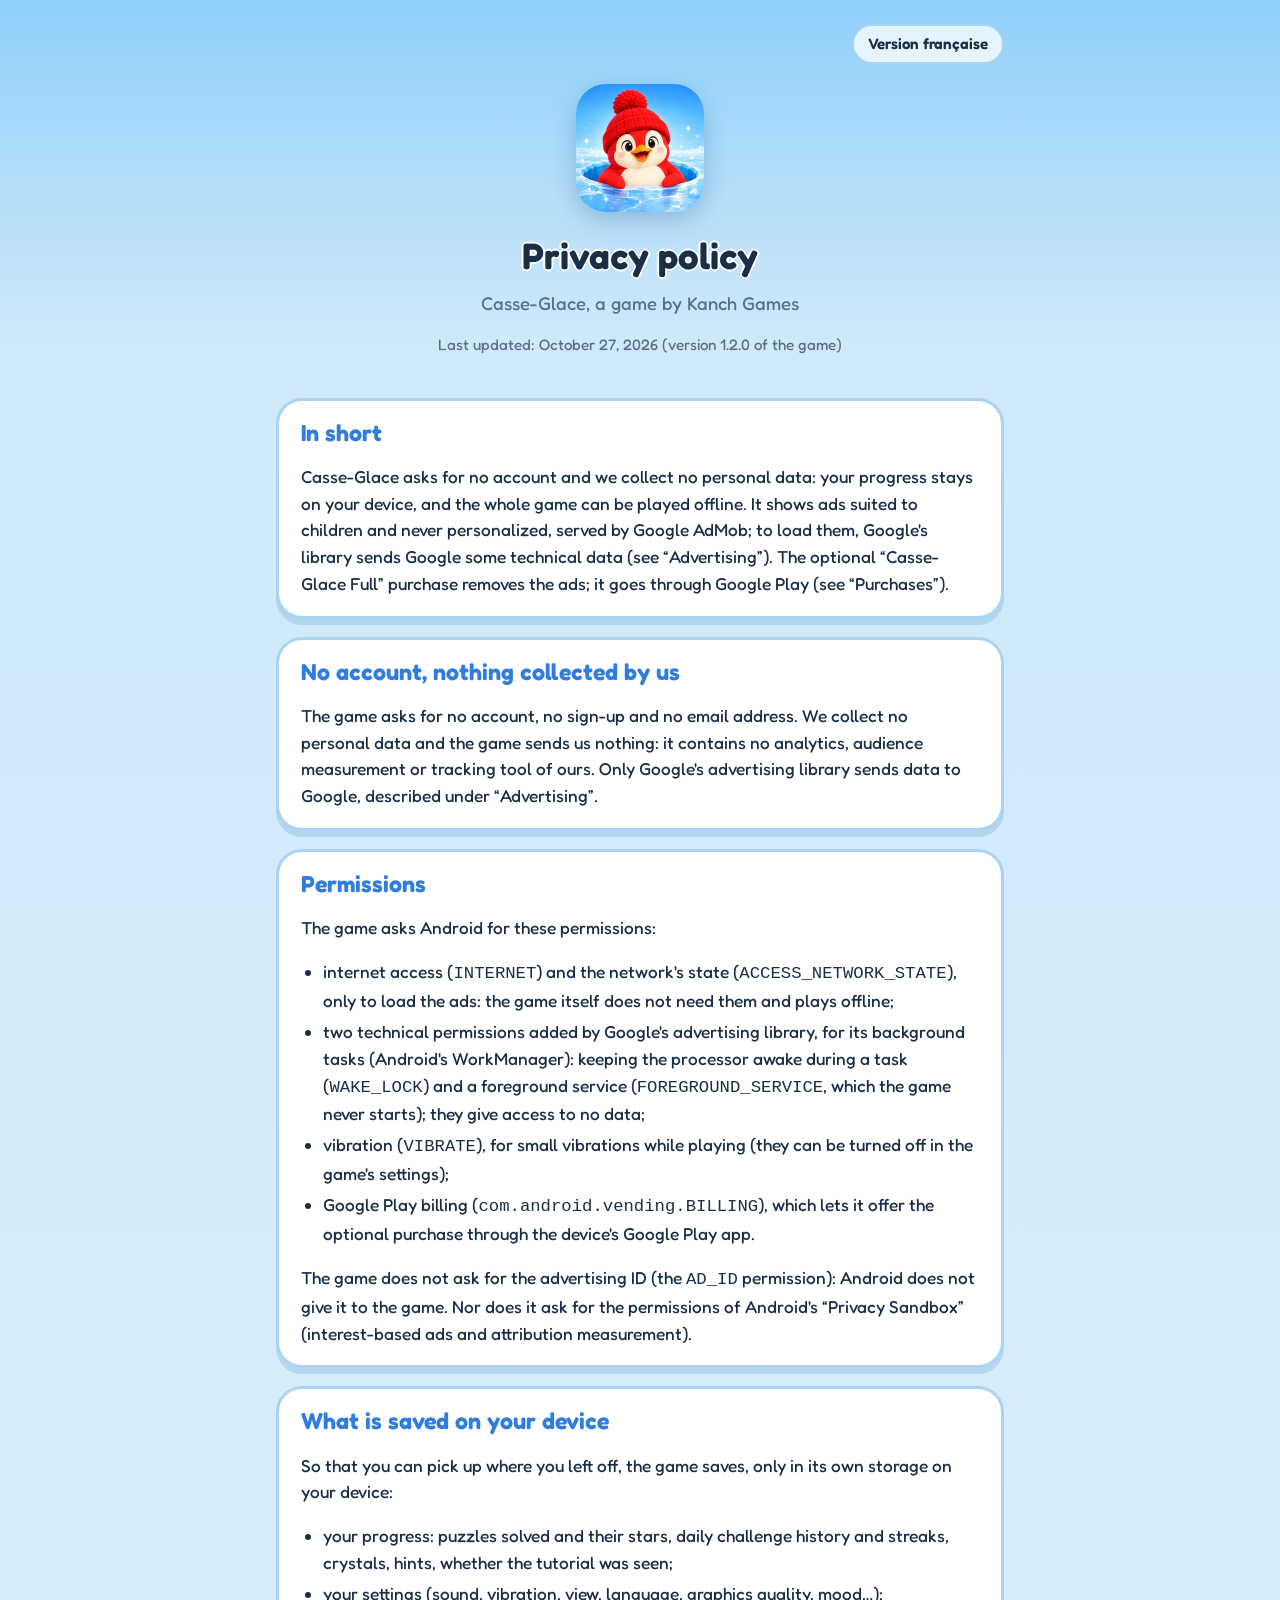
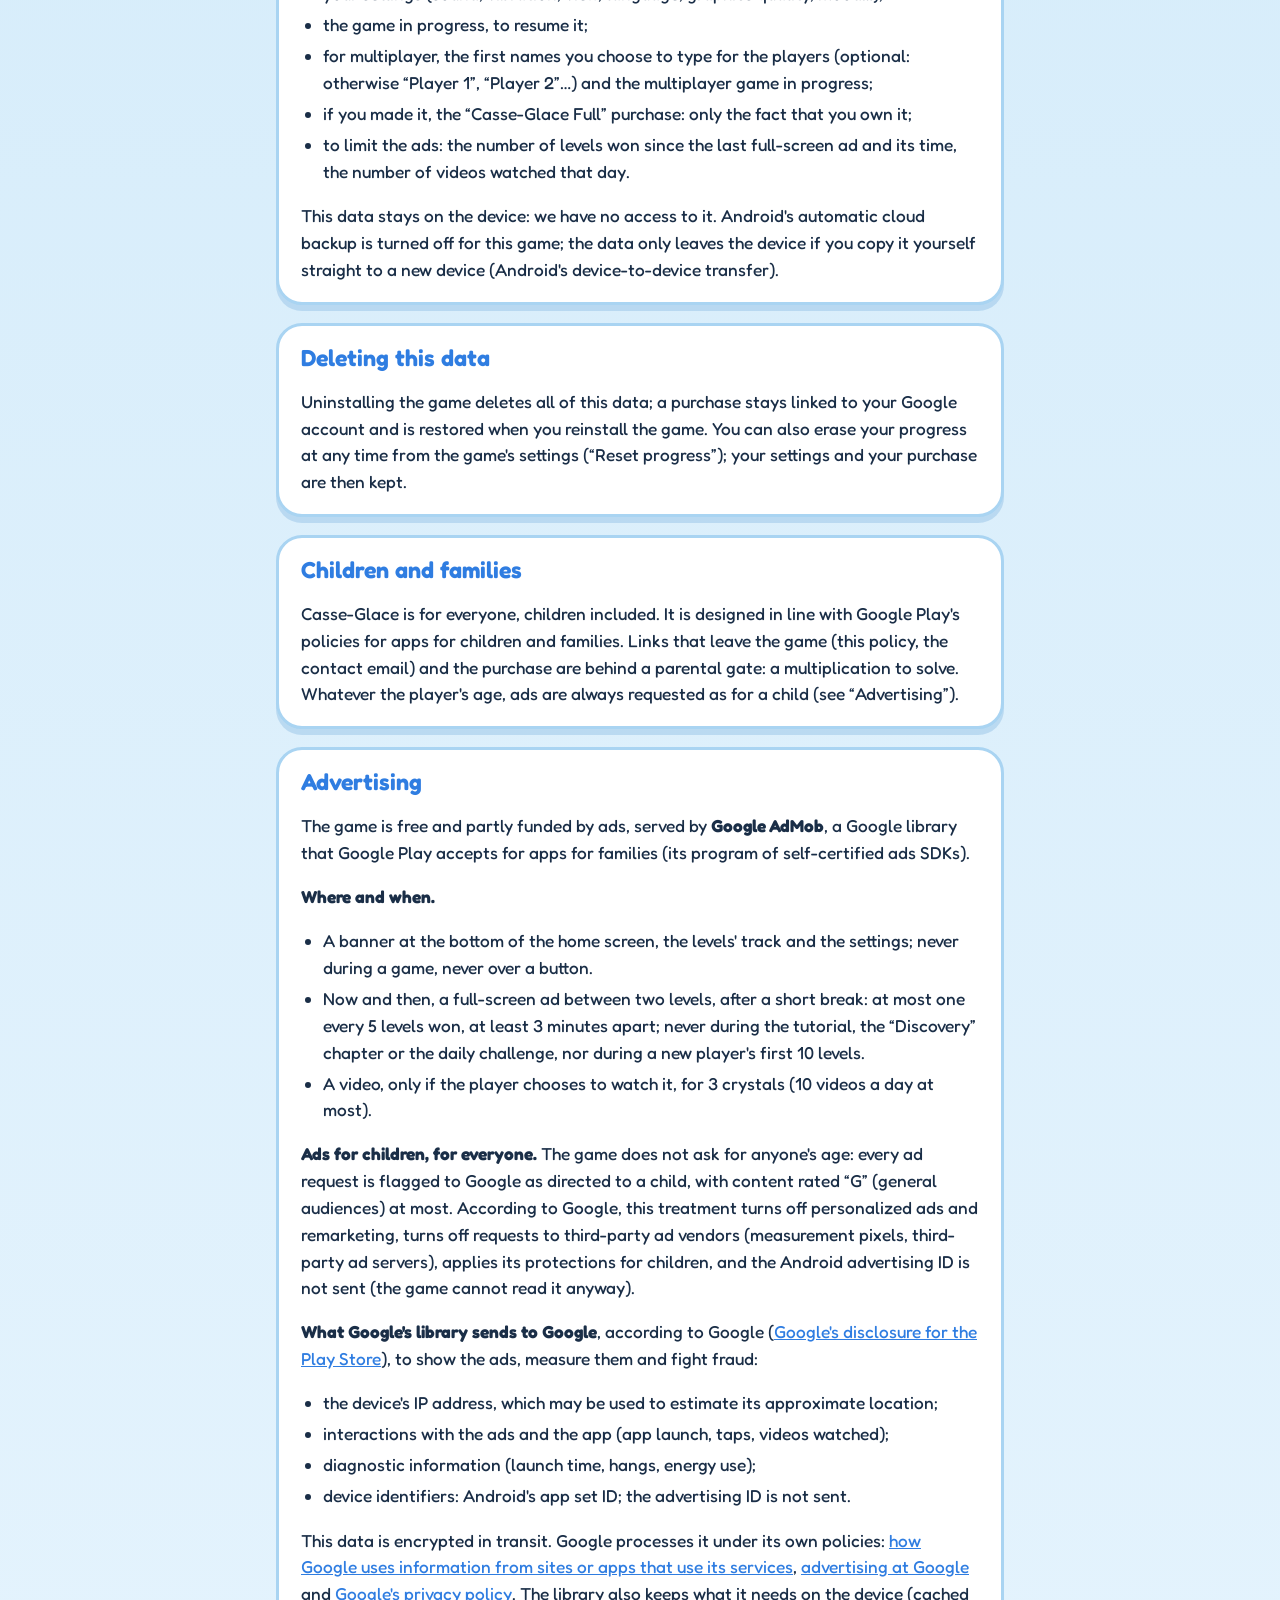
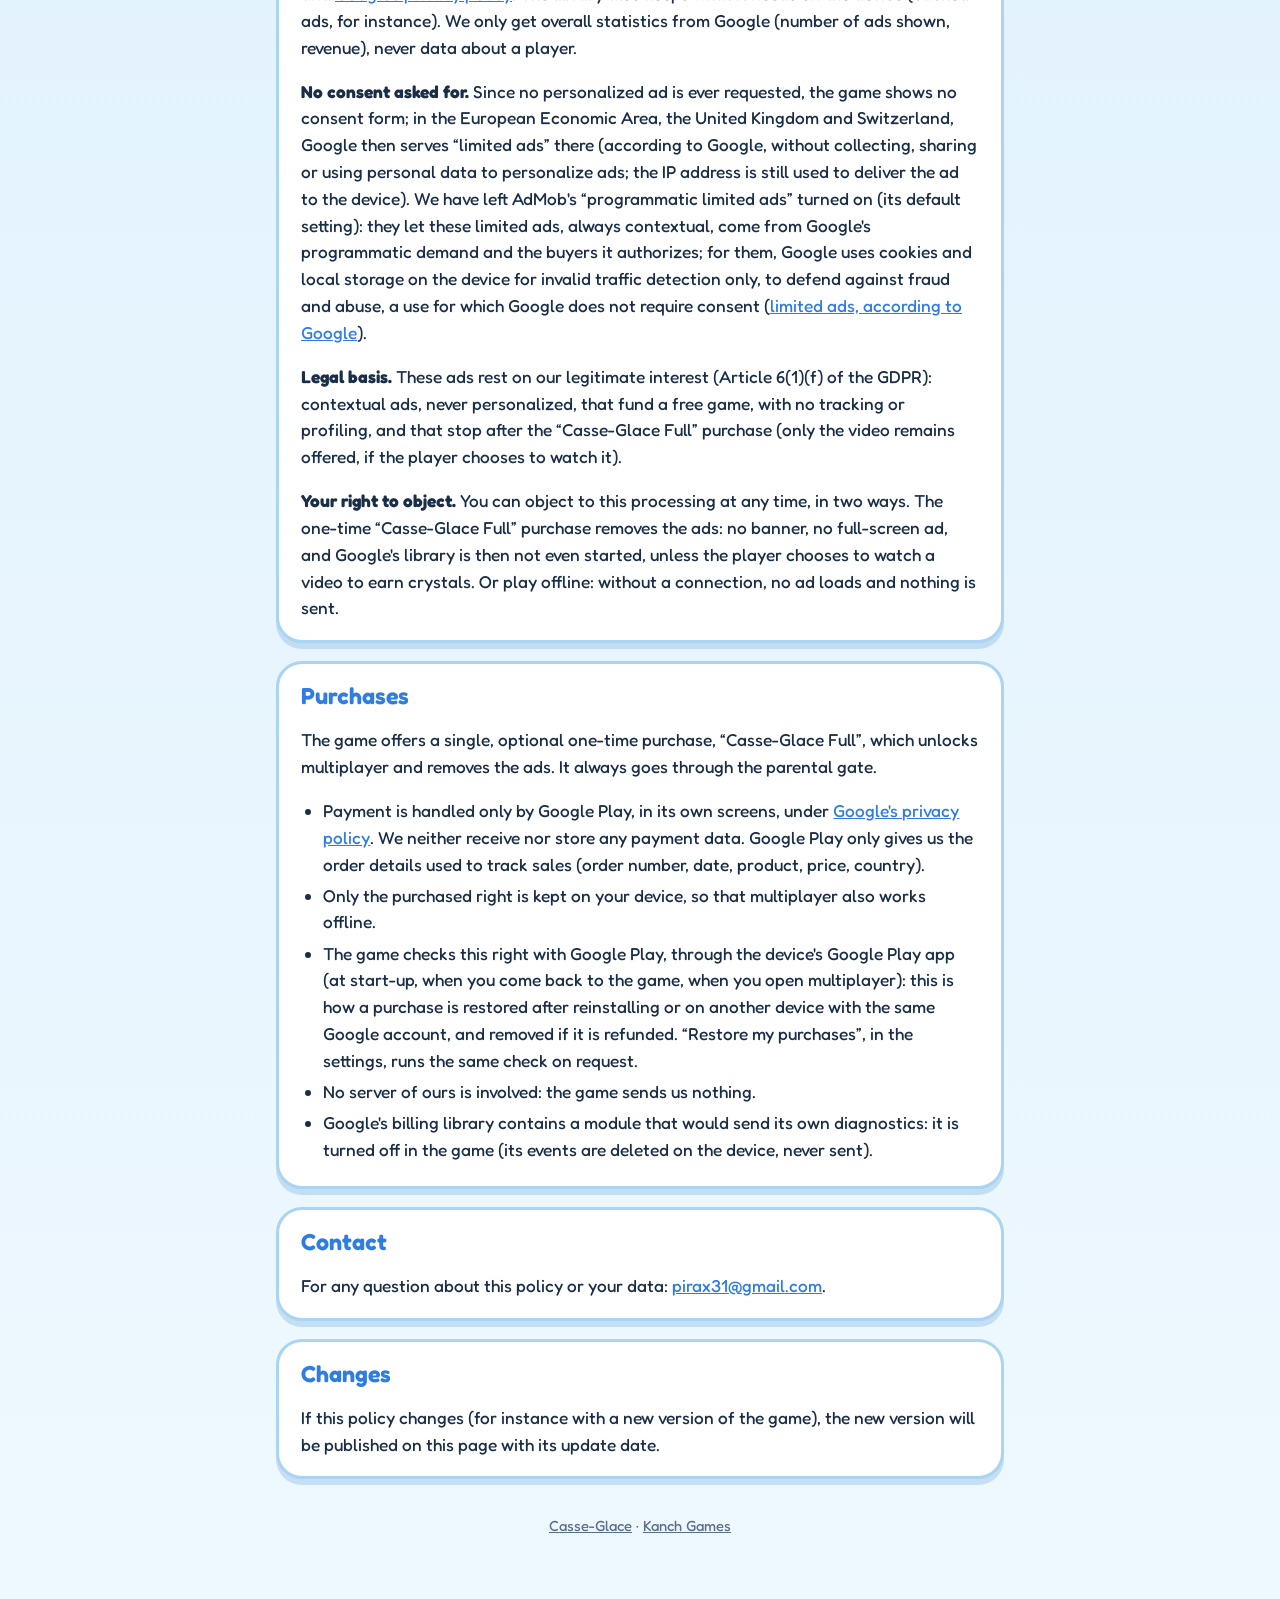
<file: casse-glace/en/privacy/index.html>
<!doctype html>
<html lang="en">
<head>
<meta charset="utf-8">
<meta name="viewport" content="width=device-width, initial-scale=1">
<title>Privacy policy · Casse-Glace</title>
<meta name="description" content="Privacy policy of the game Casse-Glace (Kanch Games): no account, no data collected by us, non-personalized ads suited to children.">
<link rel="icon" href="/favicon.png" type="image/png">
<link rel="alternate" hreflang="fr" href="https://kanchgames.github.io/casse-glace/confidentialite/">
<link rel="stylesheet" href="/assets/style.css">
</head>
<body>
<main>
  <p class="lang"><a href="/casse-glace/confidentialite/" hreflang="fr" lang="fr">Version française</a></p>
  <header class="hero">
    <img src="/casse-glace/icon.png" alt="" width="96" height="96">
    <h1>Privacy policy</h1>
    <p class="tagline">Casse-Glace, a game by Kanch Games</p>
    <p class="updated">Last updated: October 27, 2026 (version 1.2.0 of the game)</p>
  </header>

  <section class="card">
    <h2>In short</h2>
    <p>Casse-Glace asks for no account and we collect no personal data: your progress stays on your device, and the whole game can be played offline. It shows ads suited to children and never personalized, served by Google AdMob; to load them, Google's library sends Google some technical data (see “Advertising”). The optional “Casse-Glace Full” purchase removes the ads; it goes through Google Play (see “Purchases”).</p>
  </section>

  <section class="card">
    <h2>No account, nothing collected by us</h2>
    <p>The game asks for no account, no sign-up and no email address. We collect no personal data and the game sends us nothing: it contains no analytics, audience measurement or tracking tool of ours. Only Google's advertising library sends data to Google, described under “Advertising”.</p>
  </section>

  <section class="card">
    <h2>Permissions</h2>
    <p>The game asks Android for these permissions:</p>
    <ul>
      <li>internet access (<code>INTERNET</code>) and the network's state (<code>ACCESS_NETWORK_STATE</code>), only to load the ads: the game itself does not need them and plays offline;</li>
      <li>two technical permissions added by Google's advertising library, for its background tasks (Android's WorkManager): keeping the processor awake during a task (<code>WAKE_LOCK</code>) and a foreground service (<code>FOREGROUND_SERVICE</code>, which the game never starts); they give access to no data;</li>
      <li>vibration (<code>VIBRATE</code>), for small vibrations while playing (they can be turned off in the game's settings);</li>
      <li>Google Play billing (<code>com.android.vending.BILLING</code>), which lets it offer the optional purchase through the device's Google Play app.</li>
    </ul>
    <p>The game does not ask for the advertising ID (the <code>AD_ID</code> permission): Android does not give it to the game. Nor does it ask for the permissions of Android's “Privacy Sandbox” (interest-based ads and attribution measurement).</p>
  </section>

  <section class="card">
    <h2>What is saved on your device</h2>
    <p>So that you can pick up where you left off, the game saves, only in its own storage on your device:</p>
    <ul>
      <li>your progress: puzzles solved and their stars, daily challenge history and streaks, crystals, hints, whether the tutorial was seen;</li>
      <li>your settings (sound, vibration, view, language, graphics quality, mood…);</li>
      <li>the game in progress, to resume it;</li>
      <li>for multiplayer, the first names you choose to type for the players (optional: otherwise “Player 1”, “Player 2”…) and the multiplayer game in progress;</li>
      <li>if you made it, the “Casse-Glace Full” purchase: only the fact that you own it;</li>
      <li>to limit the ads: the number of levels won since the last full-screen ad and its time, the number of videos watched that day.</li>
    </ul>
    <p>This data stays on the device: we have no access to it. Android's automatic cloud backup is turned off for this game; the data only leaves the device if you copy it yourself straight to a new device (Android's device-to-device transfer).</p>
  </section>

  <section class="card">
    <h2>Deleting this data</h2>
    <p>Uninstalling the game deletes all of this data; a purchase stays linked to your Google account and is restored when you reinstall the game. You can also erase your progress at any time from the game's settings (“Reset progress”); your settings and your purchase are then kept.</p>
  </section>

  <section class="card">
    <h2>Children and families</h2>
    <p>Casse-Glace is for everyone, children included. It is designed in line with Google Play's policies for apps for children and families. Links that leave the game (this policy, the contact email) and the purchase are behind a parental gate: a multiplication to solve. Whatever the player's age, ads are always requested as for a child (see “Advertising”).</p>
  </section>

  <section class="card">
    <h2>Advertising</h2>
    <p>The game is free and partly funded by ads, served by <strong>Google AdMob</strong>, a Google library that Google Play accepts for apps for families (its program of self-certified ads SDKs).</p>
    <p><strong>Where and when.</strong></p>
    <ul>
      <li>A banner at the bottom of the home screen, the levels' track and the settings; never during a game, never over a button.</li>
      <li>Now and then, a full-screen ad between two levels, after a short break: at most one every 5 levels won, at least 3 minutes apart; never during the tutorial, the “Discovery” chapter or the daily challenge, nor during a new player's first 10 levels.</li>
      <li>A video, only if the player chooses to watch it, for 3 crystals (10 videos a day at most).</li>
    </ul>
    <p><strong>Ads for children, for everyone.</strong> The game does not ask for anyone's age: every ad request is flagged to Google as directed to a child, with content rated “G” (general audiences) at most. According to Google, this treatment turns off personalized ads and remarketing, turns off requests to third-party ad vendors (measurement pixels, third-party ad servers), applies its protections for children, and the Android advertising ID is not sent (the game cannot read it anyway).</p>
    <p><strong>What Google's library sends to Google</strong>, according to Google (<a href="https://developers.google.com/admob/android/privacy/play-data-disclosure">Google's disclosure for the Play Store</a>), to show the ads, measure them and fight fraud:</p>
    <ul>
      <li>the device's IP address, which may be used to estimate its approximate location;</li>
      <li>interactions with the ads and the app (app launch, taps, videos watched);</li>
      <li>diagnostic information (launch time, hangs, energy use);</li>
      <li>device identifiers: Android's app set ID; the advertising ID is not sent.</li>
    </ul>
    <p>This data is encrypted in transit. Google processes it under its own policies: <a href="https://policies.google.com/technologies/partner-sites">how Google uses information from sites or apps that use its services</a>, <a href="https://policies.google.com/technologies/ads">advertising at Google</a> and <a href="https://policies.google.com/privacy">Google's privacy policy</a>. The library also keeps what it needs on the device (cached ads, for instance). We only get overall statistics from Google (number of ads shown, revenue), never data about a player.</p>
    <p><strong>No consent asked for.</strong> Since no personalized ad is ever requested, the game shows no consent form; in the European Economic Area, the United Kingdom and Switzerland, Google then serves “limited ads” there (according to Google, without collecting, sharing or using personal data to personalize ads; the IP address is still used to deliver the ad to the device). We have left AdMob's “programmatic limited ads” turned on (its default setting): they let these limited ads, always contextual, come from Google's programmatic demand and the buyers it authorizes; for them, Google uses cookies and local storage on the device for invalid traffic detection only, to defend against fraud and abuse, a use for which Google does not require consent (<a href="https://support.google.com/admob/answer/10105530">limited ads, according to Google</a>).</p>
    <p><strong>Legal basis.</strong> These ads rest on our legitimate interest (Article 6(1)(f) of the GDPR): contextual ads, never personalized, that fund a free game, with no tracking or profiling, and that stop after the “Casse-Glace Full” purchase (only the video remains offered, if the player chooses to watch it).</p>
    <p><strong>Your right to object.</strong> You can object to this processing at any time, in two ways. The one-time “Casse-Glace Full” purchase removes the ads: no banner, no full-screen ad, and Google's library is then not even started, unless the player chooses to watch a video to earn crystals. Or play offline: without a connection, no ad loads and nothing is sent.</p>
  </section>

  <section class="card">
    <h2>Purchases</h2>
    <p>The game offers a single, optional one-time purchase, “Casse-Glace Full”, which unlocks multiplayer and removes the ads. It always goes through the parental gate.</p>
    <ul>
      <li>Payment is handled only by Google Play, in its own screens, under <a href="https://policies.google.com/privacy">Google's privacy policy</a>. We neither receive nor store any payment data. Google Play only gives us the order details used to track sales (order number, date, product, price, country).</li>
      <li>Only the purchased right is kept on your device, so that multiplayer also works offline.</li>
      <li>The game checks this right with Google Play, through the device's Google Play app (at start-up, when you come back to the game, when you open multiplayer): this is how a purchase is restored after reinstalling or on another device with the same Google account, and removed if it is refunded. “Restore my purchases”, in the settings, runs the same check on request.</li>
      <li>No server of ours is involved: the game sends us nothing.</li>
      <li>Google's billing library contains a module that would send its own diagnostics: it is turned off in the game (its events are deleted on the device, never sent).</li>
    </ul>
  </section>

  <section class="card">
    <h2>Contact</h2>
    <p>For any question about this policy or your data: <a href="mailto:pirax31@gmail.com">pirax31@gmail.com</a>.</p>
  </section>

  <section class="card">
    <h2>Changes</h2>
    <p>If this policy changes (for instance with a new version of the game), the new version will be published on this page with its update date.</p>
  </section>

  <footer>
    <p><a href="/casse-glace/en/">Casse-Glace</a> · <a href="/">Kanch Games</a></p>
  </footer>
</main>
</body>
</html>
</file>
<file: assets/style.css>
/* Kanch Games: the colors of Casse-Glace (ice blue, the candy buttons), Fredoka hosted here. No third-party resource. */
@font-face {
  font-family: "Fredoka";
  src: url("fonts/Fredoka-Variable.woff2") format("woff2");
  font-weight: 300 700;
  font-display: swap;
}

:root {
  --ice: #cfe9f9;
  --ice-deep: #8cc8f0;
  --sky: #2f8fe8;
  --ink: #1a2e47;
  --muted: #5a6f8a;
  --card: #ffffff;
  --edge: #a9d4f2;
  --blue: #2f7de1;
  --green: #3cb554;
  --orange: #ff8f1f;
  --purple: #a85cf2;
}

* { box-sizing: border-box; }

html {
  font-family: "Fredoka", system-ui, sans-serif;
  font-weight: 450;
  color: var(--ink);
  background: var(--ice);
  -webkit-text-size-adjust: 100%;
}

body {
  margin: 0;
  min-height: 100vh;
  background: linear-gradient(180deg, #8fd0fb 0%, var(--ice) 340px, #eef8ff 100%);
  line-height: 1.55;
  font-size: 1.08rem;
}

main {
  max-width: 760px;
  margin: 0 auto;
  padding: 24px 16px 56px;
}

.lang {
  text-align: right;
  margin: 0 0 8px;
  font-size: 0.95rem;
}

.lang a {
  display: inline-block;
  padding: 6px 14px;
  border-radius: 999px;
  background: rgba(255, 255, 255, 0.75);
  border: 2px solid var(--edge);
  text-decoration: none;
  color: var(--ink);
  font-weight: 600;
}

header.hero {
  text-align: center;
  padding: 12px 0 8px;
}

header.hero img {
  width: 128px;
  height: 128px;
  border-radius: 30px;
  box-shadow: 0 8px 24px rgba(20, 70, 130, 0.25);
}

h1, h2, h3 {
  font-weight: 650;
  line-height: 1.2;
  margin: 0.4em 0 0.3em;
}

h1 {
  font-size: 2.3rem;
  color: var(--ink);
  text-shadow: 0 2px 0 #fff, 0 -2px 0 #fff, 2px 0 0 #fff, -2px 0 0 #fff;
}

h2 { font-size: 1.45rem; color: var(--blue); }
h3 { font-size: 1.15rem; }

.tagline {
  color: var(--muted);
  font-size: 1.15rem;
  margin: 0 0 8px;
}

.card {
  background: var(--card);
  border: 3px solid var(--edge);
  border-radius: 26px;
  padding: 18px 22px;
  margin: 18px 0;
  box-shadow: 0 6px 0 rgba(120, 175, 220, 0.35);
}

.card > :first-child { margin-top: 0; }
.card > :last-child { margin-bottom: 0; }

.buttons {
  display: flex;
  flex-wrap: wrap;
  gap: 12px;
  justify-content: center;
  margin: 18px 0;
}

.button {
  display: inline-block;
  padding: 12px 22px;
  border-radius: 22px;
  color: #fff;
  font-weight: 650;
  text-decoration: none;
  background: var(--blue);
  box-shadow: 0 5px 0 rgba(0, 0, 0, 0.22);
  text-shadow: 0 1px 0 rgba(0, 0, 0, 0.25);
}

.button.green { background: var(--green); }
.button.orange { background: var(--orange); }
.button.purple { background: var(--purple); }

.shots {
  display: grid;
  grid-template-columns: repeat(auto-fit, minmax(150px, 1fr));
  gap: 12px;
}

.shots img {
  width: 100%;
  height: auto;
  border-radius: 16px;
  border: 3px solid var(--edge);
  background: var(--ice);
}

ul { padding-left: 1.3em; }
li { margin: 0.25em 0; }

a { color: var(--blue); }

.updated {
  color: var(--muted);
  font-size: 0.95rem;
}

footer {
  text-align: center;
  color: var(--muted);
  font-size: 0.92rem;
  margin-top: 36px;
}

footer a { color: var(--muted); }
</file>
